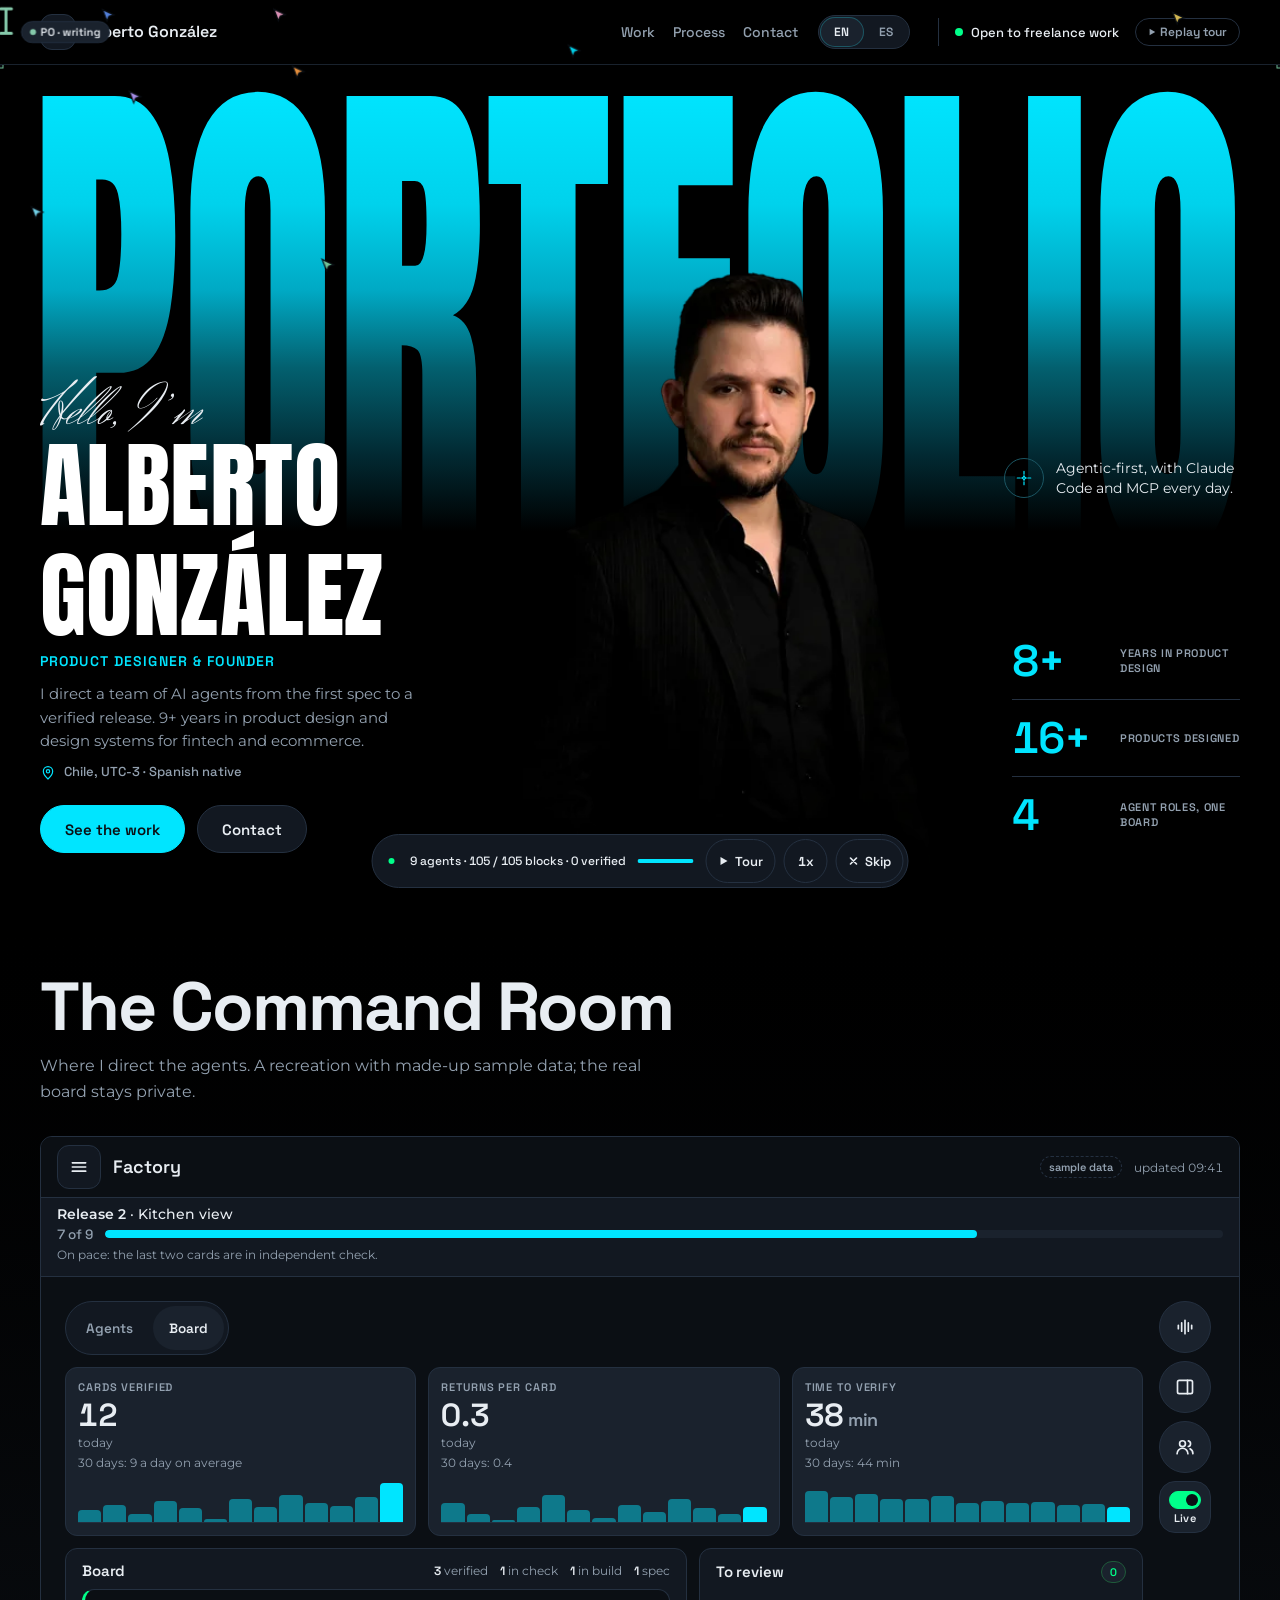
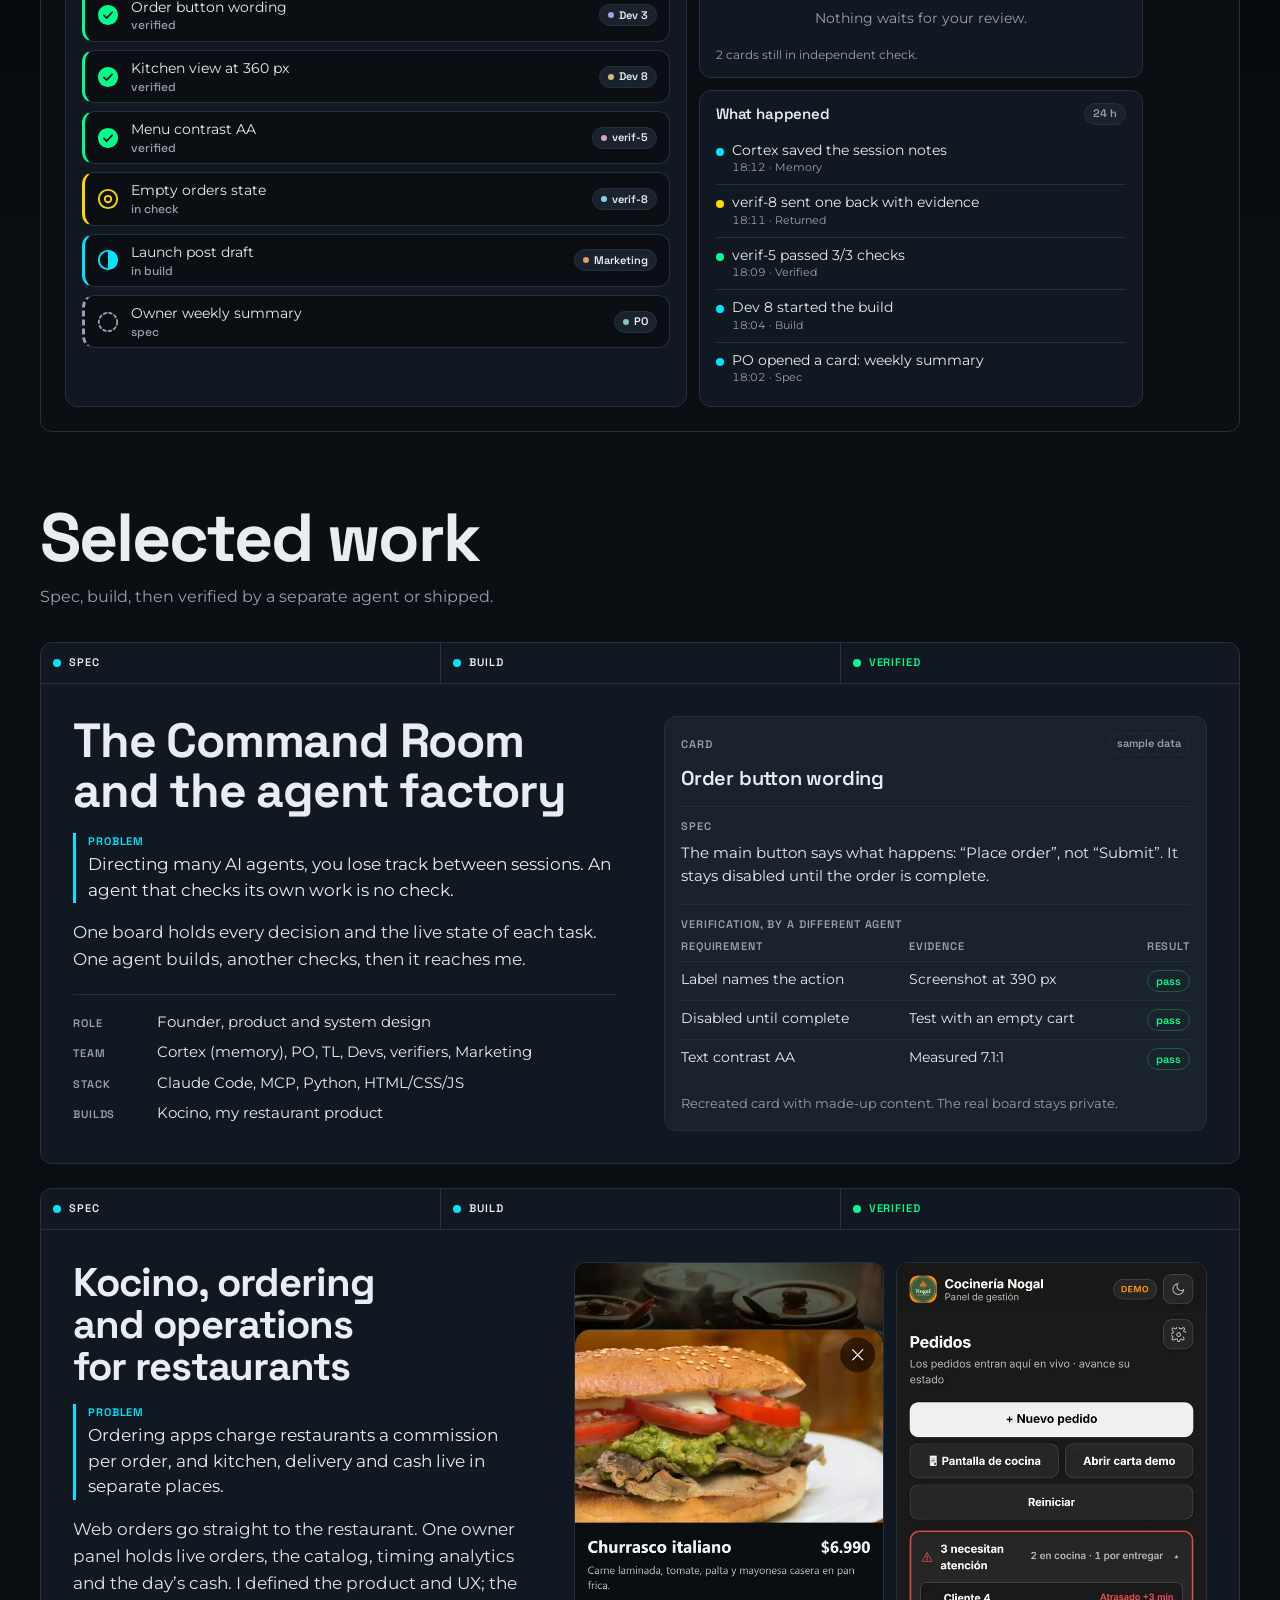
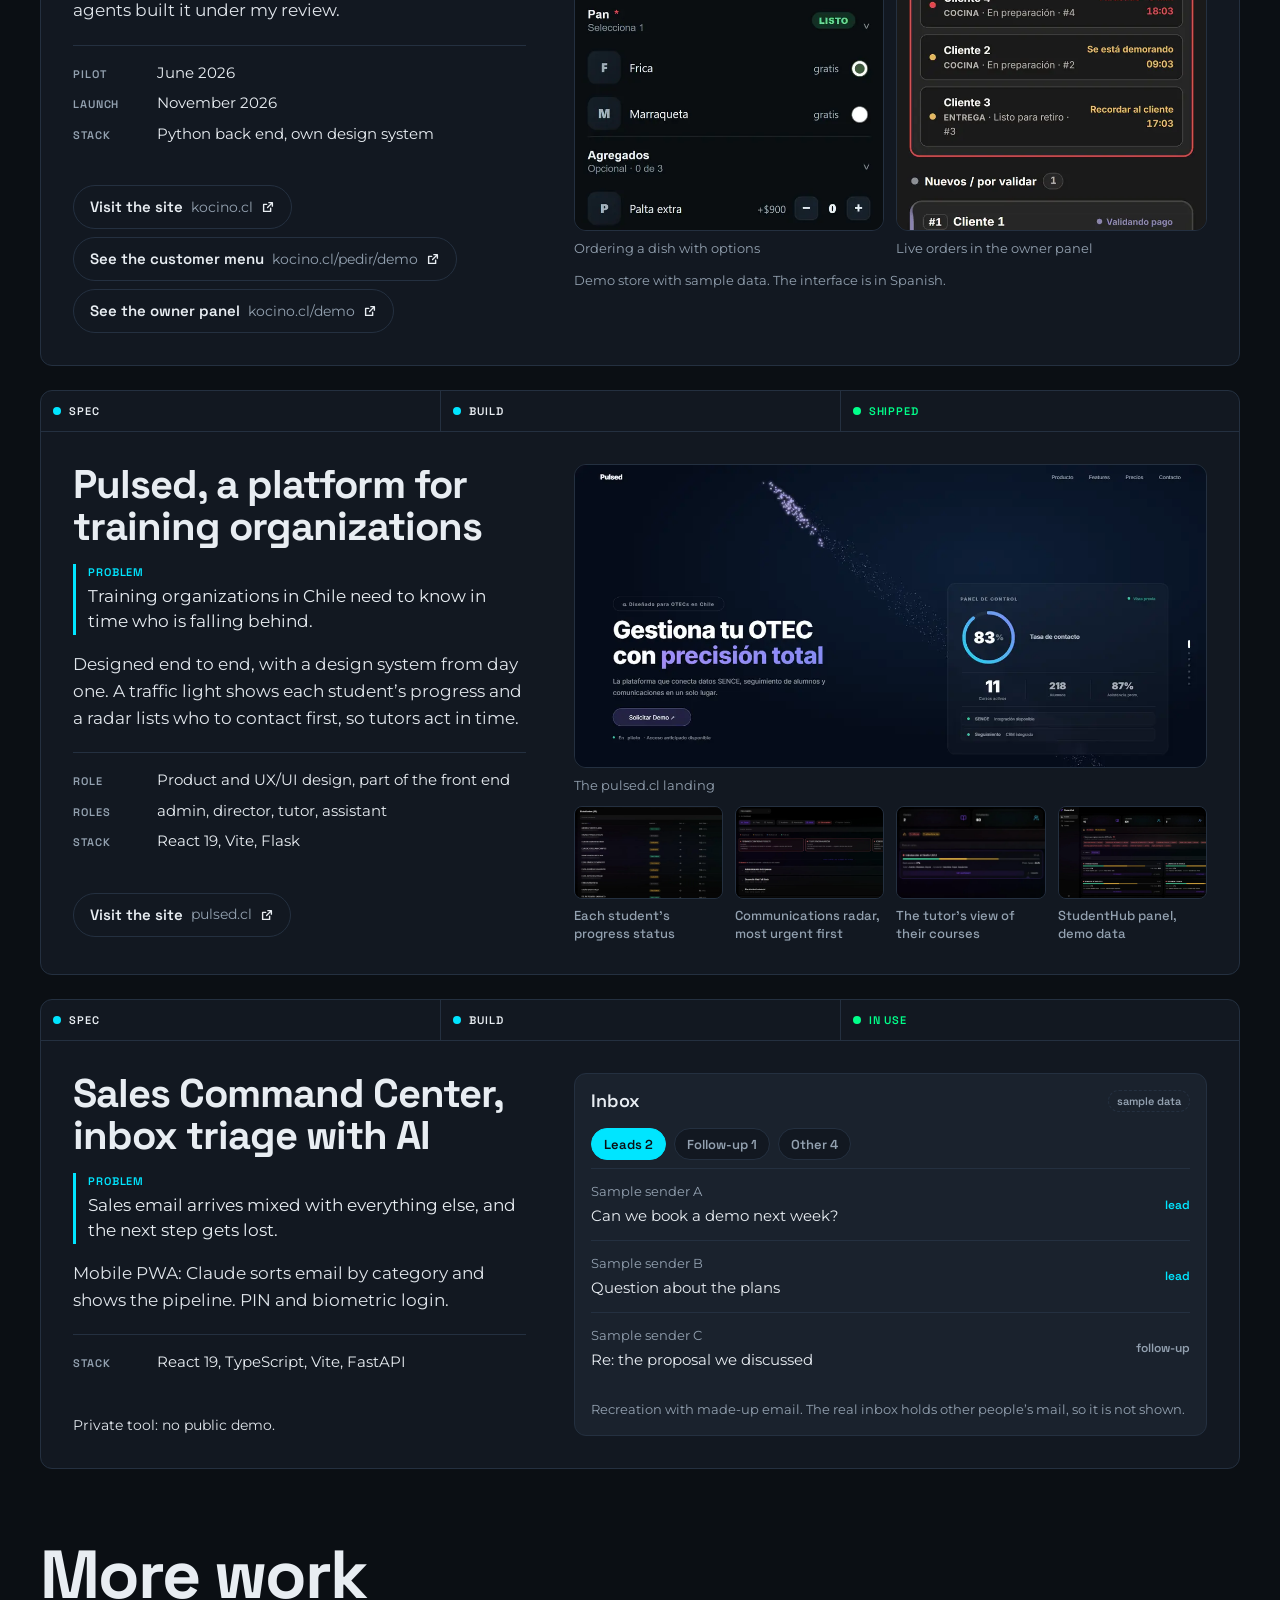
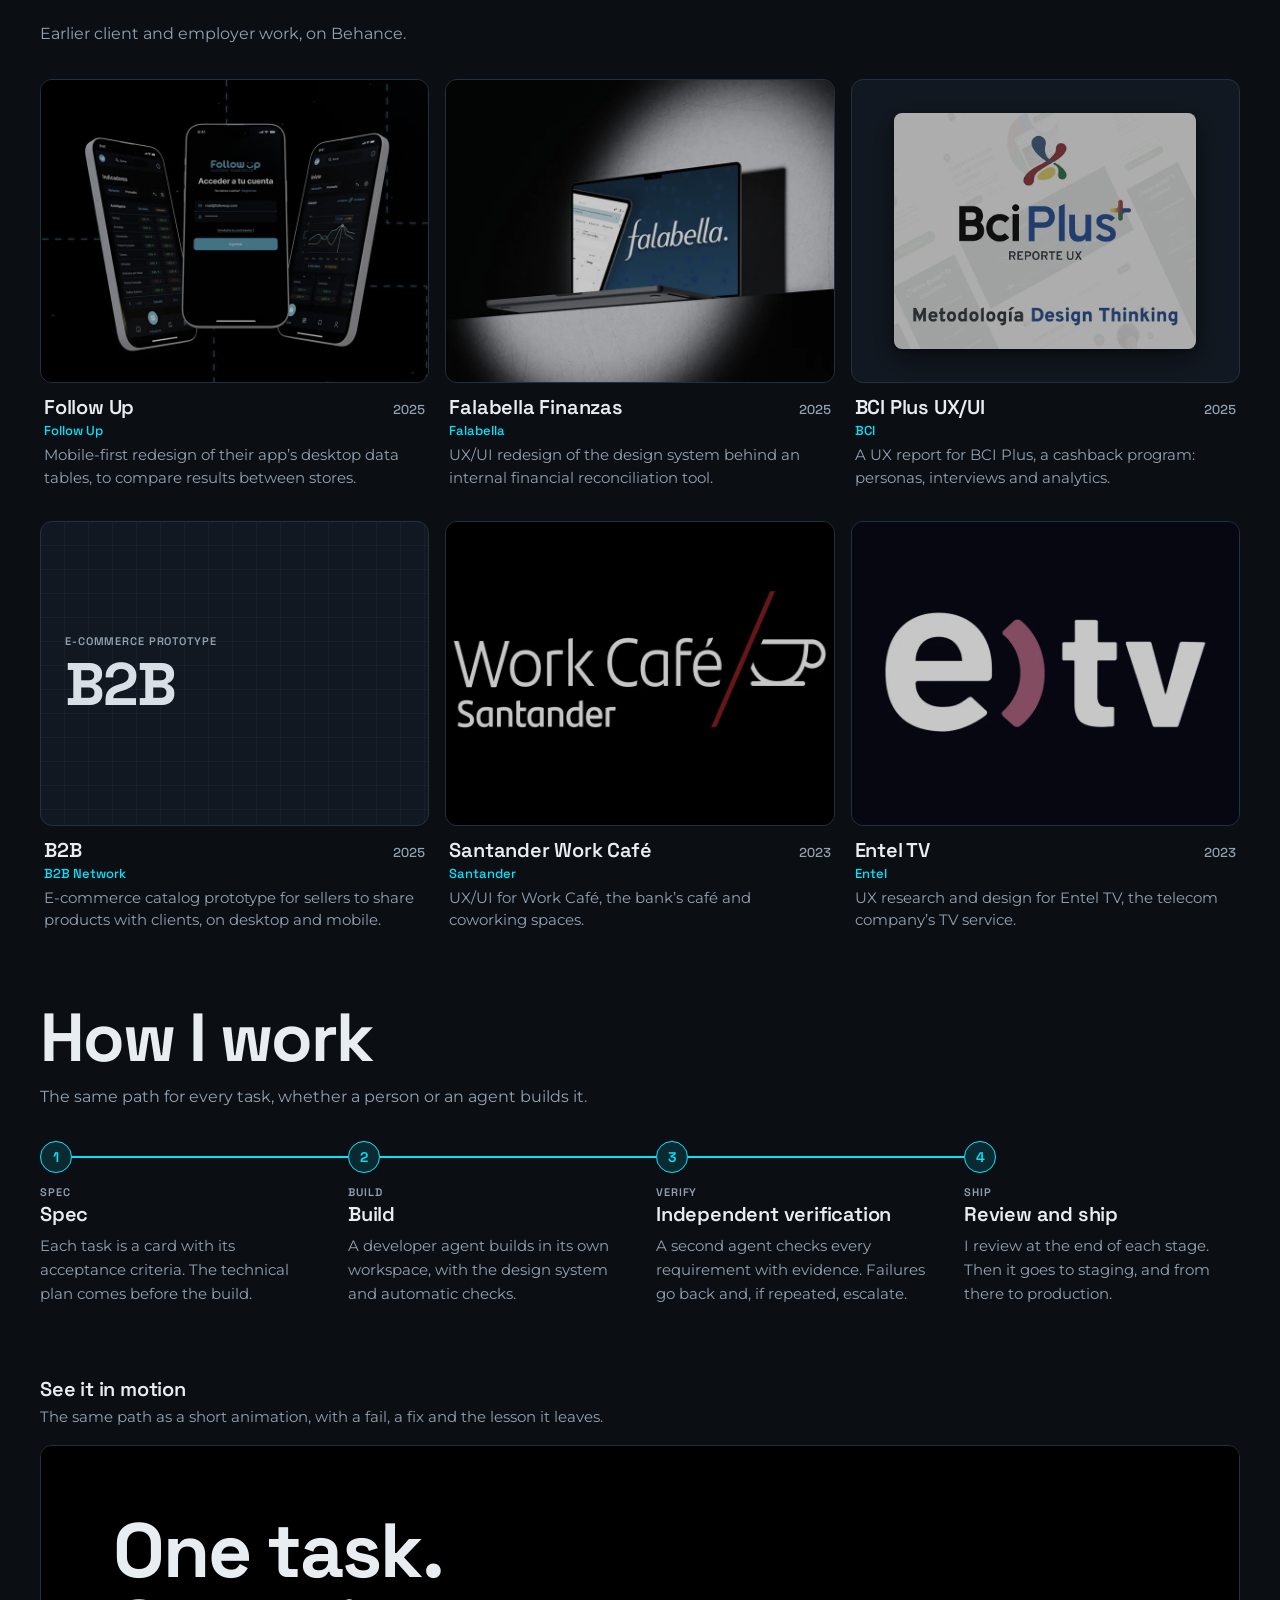
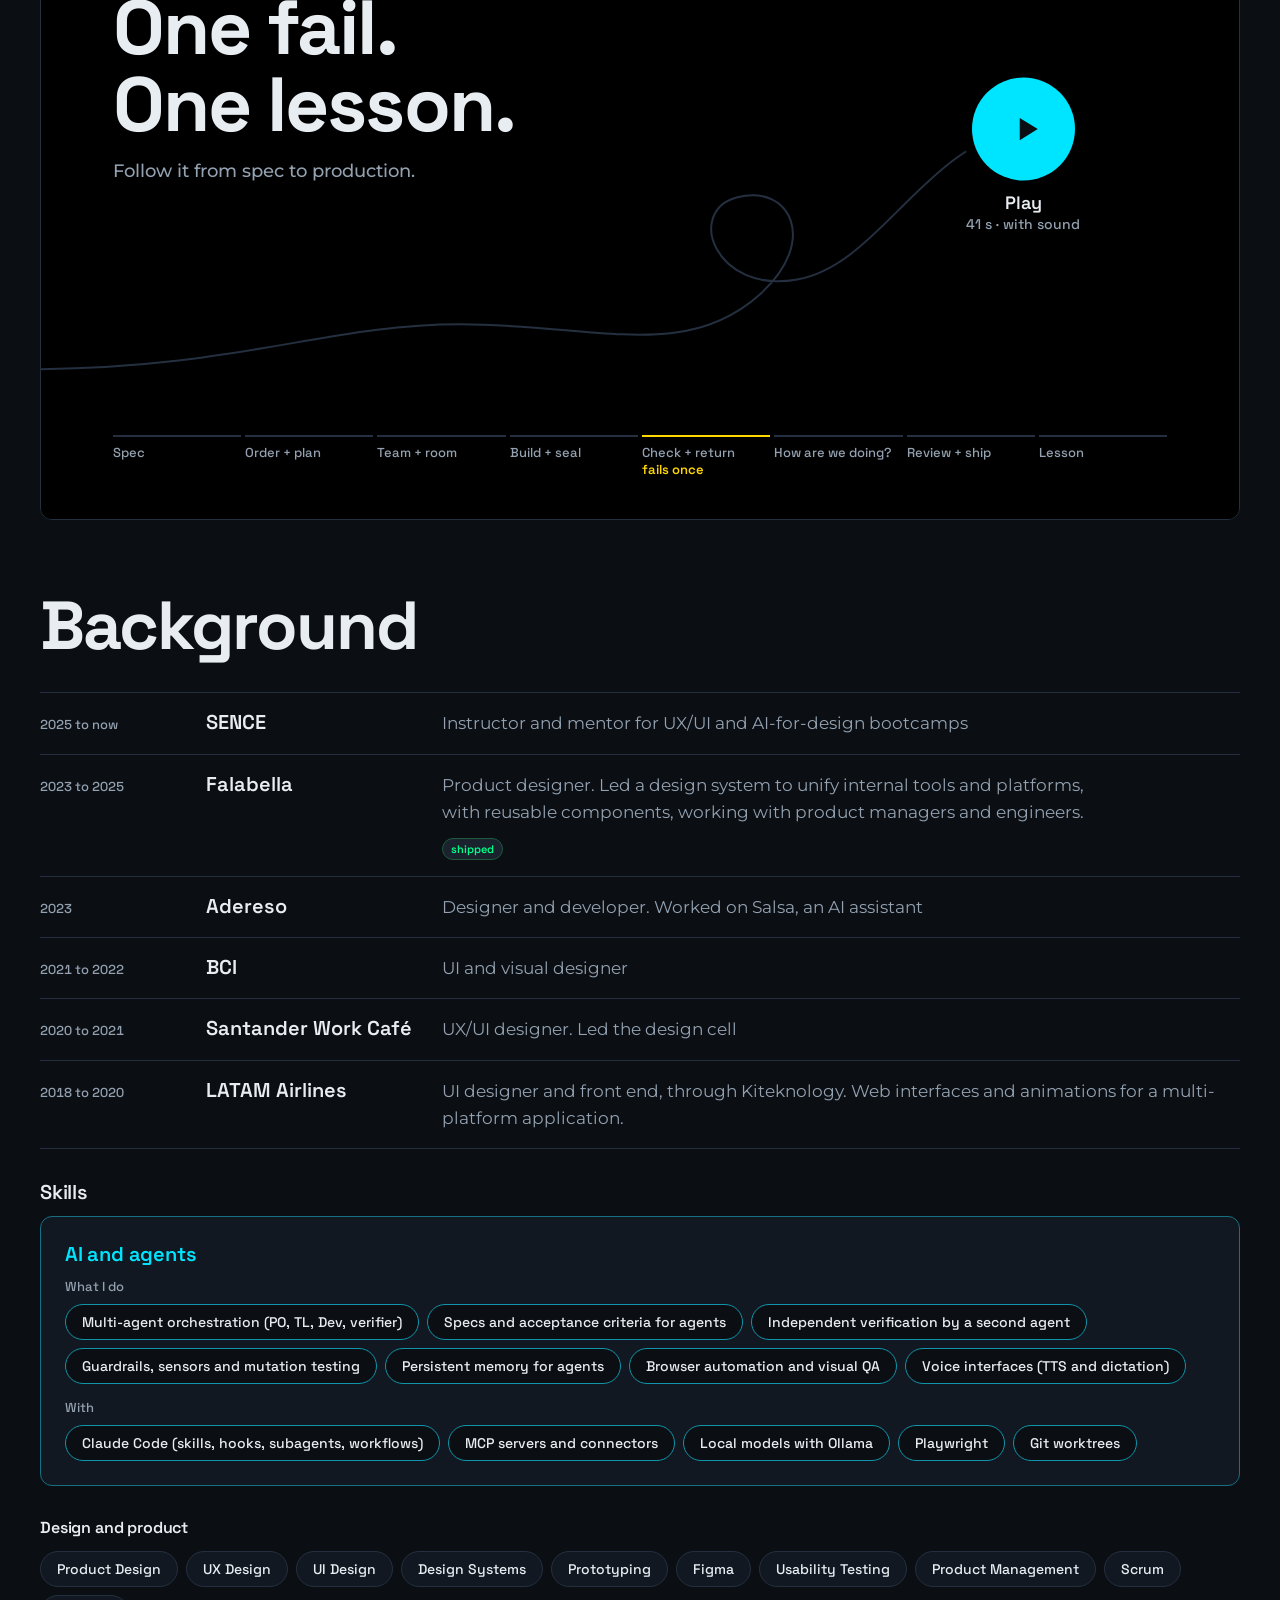
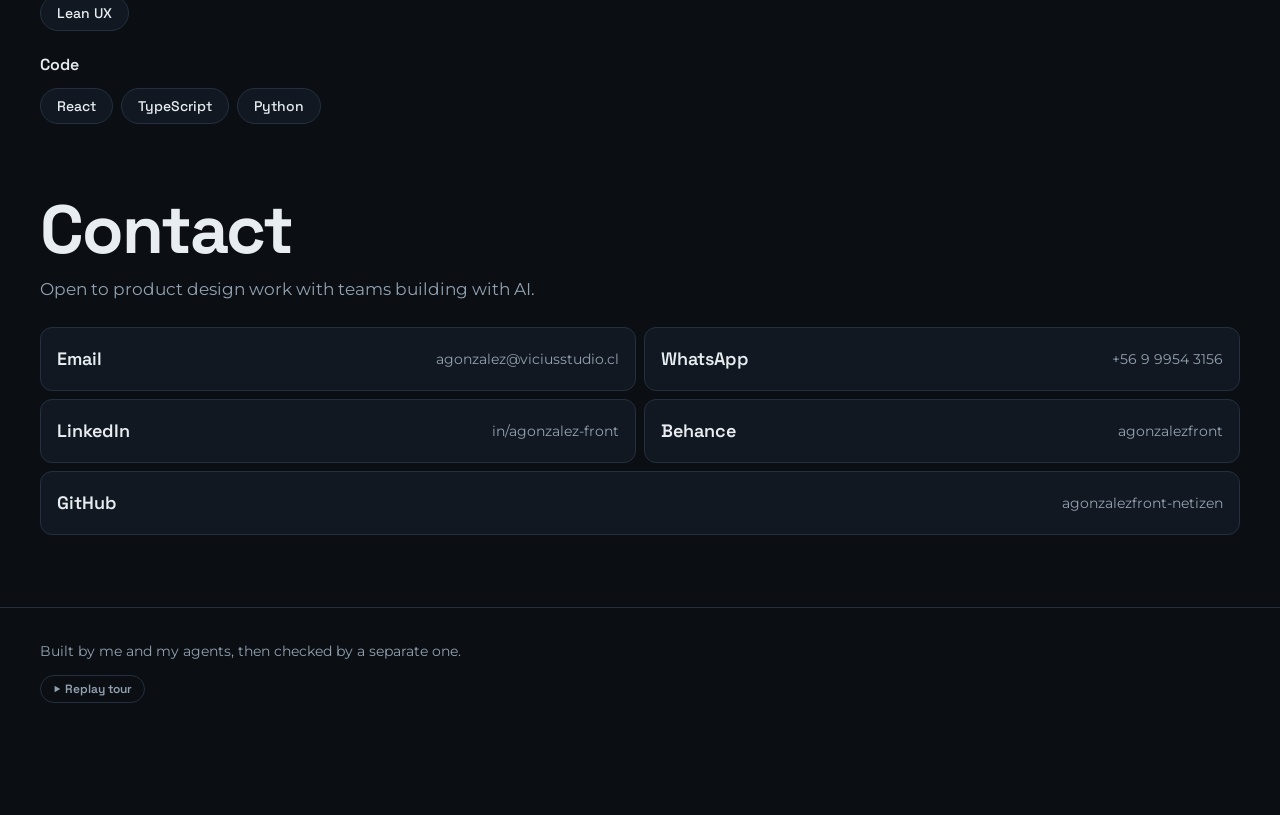
<file: index.html>
<!doctype html>
<html lang="en">
<head>
<meta charset="utf-8">
<meta name="viewport" content="width=device-width, initial-scale=1, viewport-fit=cover">
<title>Alberto González, product designer</title>
<meta name="description" content="Product designer and founder. I direct a team of AI agents from the first spec to a verified release.">
<meta name="theme-color" content="#000000">
<link rel="icon" href="img/favicon.svg" type="image/svg+xml">
<link rel="icon" href="img/favicon-32.png" type="image/png" sizes="32x32">
<link rel="apple-touch-icon" href="img/apple-touch-icon.png">
<!-- Para compartir (en inglés, el idioma por defecto; i18n.js los traduce en pantalla por su texto, los robots leen el HTML) -->
<meta property="og:type" content="website">
<meta property="og:url" content="https://agonzalez.viciusstudio.cl/">
<meta property="og:title" content="Alberto González, product designer">
<meta property="og:description" content="Product designer and founder. I direct a team of AI agents from the first spec to a verified release.">
<meta property="og:image" content="https://agonzalez.viciusstudio.cl/img/og.png">
<meta property="og:image:width" content="1200">
<meta property="og:image:height" content="630">
<meta property="og:image:alt" content="Portrait of Alberto González">
<meta property="og:locale" content="en_US">
<meta property="og:locale:alternate" content="es_LA">
<meta name="twitter:card" content="summary_large_image">
<!-- Idiomas: el mismo HTML sirve los dos (i18n.js); /es/ es la dirección corta en español y lleva a ?lang=es -->
<link rel="alternate" hreflang="en" href="https://agonzalez.viciusstudio.cl/">
<link rel="alternate" hreflang="es" href="https://agonzalez.viciusstudio.cl/?lang=es">
<link rel="alternate" hreflang="x-default" href="https://agonzalez.viciusstudio.cl/">
<!-- Idioma (EN / ES): decide antes de pintar; el diccionario va en el mismo archivo (sin fetch: sirve por file://) -->
<script src="i18n.js?v=b4e4f338"></script>
<script>
/* Decide antes de pintar si corre el enjambre: solo con JS y sin reduced-motion; corre en cada carga.
   Sin ancla, la etapa de inicio (pantalla negra) empieza ya desde el primer cuadro.
   Red de seguridad: si el script principal no llega (no marca sw-js), el contenido aparece igual a los 9 s.
   La etapa ya no entra sola: espera a que el visitante elija Tour o bajar por su cuenta (ver INICIO en swarm.js). */
(function(){var d=document.documentElement;d.classList.add('js');
/* Cargar o recargar sin ancla reinicia la experiencia: el navegador no restaura el scroll y la página empieza arriba.
   Con ancla, con atrás/adelante desde la caché (pageshow persisted, lo maneja swarm.js) o con reduced-motion, sigue como antes. */
try{if(location.hash.length<2){if('scrollRestoration' in history)history.scrollRestoration='manual';window.scrollTo(0,0);}}catch(e){}
try{var rm=window.matchMedia&&matchMedia('(prefers-reduced-motion: reduce)').matches;
if(!rm){d.classList.add('swarm');if(location.hash.length<2)d.classList.add('sw-stage');
setTimeout(function(){if(!d.classList.contains('sw-js'))d.classList.remove('swarm','sw-stage')},9000);}}catch(e){}
/* Suave solo al hacer clic en un enlace interno: la llegada por ancla en la carga salta directo */
var t=0;document.addEventListener('click',function(e){var a=e.target&&e.target.closest&&e.target.closest('a[href^="#"]');
if(!a)return;d.classList.add('smooth-nav');clearTimeout(t);t=setTimeout(function(){d.classList.remove('smooth-nav')},1500);});})();
</script>
<link rel="preconnect" href="https://fonts.googleapis.com">
<link rel="preconnect" href="https://fonts.gstatic.com" crossorigin>
<link rel="stylesheet" href="https://fonts.googleapis.com/css2?family=Anton&family=Montserrat:ital,wght@0,400;0,500;0,600;1,400&family=Herr+Von+Muellerhoff&family=Space+Grotesk:wght@500;600;700&display=swap">
<link rel="preload" as="image" href="img/alberto.webp" media="(min-width:768px)" fetchpriority="high">
<link rel="preload" as="image" href="img/alberto-700.webp" media="(max-width:767px)" fetchpriority="high">
<link rel="stylesheet" href="styles.css?v=724fc91f">
<script src="motion.js?v=2275d51b" defer></script>
<script src="swarm.js?v=e37504c4" defer></script>
</head>
<body>
<a class="skip-link" href="#main">Skip to content</a>
<button class="swarm-skip" type="button" aria-label="Skip the intro animation">Skip</button>

<header class="top" data-build data-by="PO">
  <div class="top__in">
    <a class="top__name" href="#top"><span class="top__mark" aria-hidden="true">AG</span>Alberto González</a>
    <nav class="top__nav" aria-label="Sections">
      <a href="#cases">Work</a>
      <a href="#how">Process</a>
      <a href="#contact">Contact</a>
    </nav>
    <span class="lang-sw" role="group" aria-label="Language" data-i18n-aria-label="lang.group">
      <button class="lang-sw__b" type="button" lang="en" data-lang-set="en" aria-label="English" aria-pressed="true" data-i18n-skip>EN</button>
      <button class="lang-sw__b" type="button" lang="es" data-lang-set="es" aria-label="Español" aria-pressed="false" data-i18n-skip>ES</button>
    </span>
    <p class="top__status"><span class="dot dot--ok" aria-hidden="true"></span>Open to freelance work<button class="tour-replay top__replay" type="button" data-tour-replay hidden><svg viewBox="0 0 10 10" aria-hidden="true"><path d="M2 1l7 4-7 4z"/></svg>Replay tour</button></p>
  </div>
</header>

<main id="main">
<!-- Hero: la palabra gigante va detrás del retrato (decorativa). data-order: orden en que la intro revela cada pieza;
     data-drawer: quién dibuja el marco cuando no es el TL. -->
<section class="hero" id="top" aria-labelledby="hero-title">
  <div class="hero__in">
    <div class="hero__stage">
      <p class="hero__word" aria-hidden="true" data-rise data-build data-by="Dev 3" data-order="1">PORTFOLIO</p>
      <figure class="hero__portrait" data-build data-by="Dev 8" data-verify="verif-5" data-order="2">
        <picture>
          <source media="(max-width:767px)" srcset="img/alberto-700.webp" width="431" height="700">
          <img src="img/alberto.webp" width="861" height="1400" alt="Portrait of Alberto González" fetchpriority="high">
        </picture>
      </figure>
    </div>

    <div class="hero__intro" data-build data-by="Dev 3" data-order="3">
      <p class="hero__hello">Hello, I’m</p>
      <h1 id="hero-title" class="hero__title"><span>Alberto</span> <span>González</span></h1>
      <p class="hero__role">Product designer &amp; founder</p>
      <p class="hero__sub">I direct a team of AI agents from the first spec to a verified release. 9+ years in product design and design systems for fintech and ecommerce.</p>
      <p class="hero__loc"><svg viewBox="0 0 24 24" aria-hidden="true"><path d="M12 21s-7-6.2-7-11.5a7 7 0 0 1 14 0C19 14.8 12 21 12 21z"/><circle cx="12" cy="9.5" r="2.5"/></svg>Chile, UTC-3 · Spanish native</p>
      <div class="hero__act">
        <a class="btn btn--primary" href="#cases">See the work</a>
        <a class="btn btn--ghost" href="#contact">Contact</a>
      </div>
    </div>

    <ul class="hero__stats" aria-label="In numbers" data-build data-by="Dev 3" data-drawer="Dev 3" data-order="4">
      <li><b>9+</b><span>Years in product design</span></li>
      <li><b>20+</b><span>Products designed</span></li>
      <li><b>6</b><span>Agent roles, one board</span></li>
    </ul>

    <p class="hero__note" data-build data-by="Dev 8" data-drawer="Dev 8" data-order="5"><span class="hero__note-ico" aria-hidden="true"><svg viewBox="0 0 24 24"><path d="M12 3v4M12 17v4M3 12h4M17 12h4M12 9l1 2 2 1-2 1-1 2-1-2-2-1 2-1z"/></svg></span><span>Agentic-first, with Claude Code and MCP every day.</span></p>
  </div>
</section>

<div class="rest">
<section class="room-sec" id="room" aria-labelledby="room-title">
  <div class="sec-head" data-build data-by="PO">
    <h2 id="room-title">The Command Room</h2>
    <p class="sec-head__note">Where I direct the agents. A recreation with made-up sample data; the real board stays private.</p>
  </div>

  <figure class="app" aria-labelledby="room-cap">
    <div class="app__top" data-build data-by="Dev 3">
      <span class="ico-btn" aria-hidden="true"><svg viewBox="0 0 24 24"><path d="M4 7h16M4 12h16M4 17h16"/></svg></span>
      <span class="app__title">Factory</span>
      <span class="chip chip--sample">sample data</span>
      <span class="app__time">updated 09:41</span>
    </div>
    <div class="app__strip" data-build data-by="Dev 8">
      <div class="strip"><span class="strip__t"><b>Release 2</b> · Kitchen view</span><span class="strip__n">7 of 9</span><span class="bar"><i style="width:78%"></i></span></div>
      <p class="app__eta">On pace: the last two cards are in independent check.</p>
    </div>

    <div class="app__body">
      <div class="app__main">
        <div class="app__mode" data-build data-by="Dev 3">
          <div class="mode" role="group" aria-label="Board view">
            <button type="button" class="mode__b" aria-pressed="false" aria-controls="view-agents">Agents</button>
            <button type="button" class="mode__b" aria-pressed="true" aria-controls="view-board">Board</button>
          </div>
        </div>

        <ul class="kpis" aria-label="Today, sample data" data-build-items data-by="Dev 3,Dev 8,Dev 3">
          <li class="kpi">
            <span class="eyebrow">Cards verified</span>
            <b class="kpi__v">12</b>
            <span class="kpi__u">today</span>
            <span class="kpi__p">30 days: 9 a day on average</span>
            <span class="spark" aria-hidden="true"><i style="height:30%"></i><i style="height:45%"></i><i style="height:20%"></i><i style="height:55%"></i><i style="height:35%"></i><i style="height:8%"></i><i style="height:60%"></i><i style="height:40%"></i><i style="height:70%"></i><i style="height:50%"></i><i style="height:42%"></i><i style="height:64%"></i><i class="is-today" style="height:100%"></i></span>
          </li>
          <li class="kpi">
            <span class="eyebrow">Returns per card</span>
            <b class="kpi__v">0.3</b>
            <span class="kpi__u">today</span>
            <span class="kpi__p">30 days: 0.4</span>
            <span class="spark" aria-hidden="true"><i style="height:50%"></i><i style="height:20%"></i><i style="height:0%"></i><i style="height:40%"></i><i style="height:70%"></i><i style="height:30%"></i><i style="height:10%"></i><i style="height:45%"></i><i style="height:25%"></i><i style="height:60%"></i><i style="height:35%"></i><i style="height:20%"></i><i class="is-today" style="height:38%"></i></span>
          </li>
          <li class="kpi">
            <span class="eyebrow">Time to verify</span>
            <b class="kpi__v">38<small>min</small></b>
            <span class="kpi__u">today</span>
            <span class="kpi__p">30 days: 44 min</span>
            <span class="spark" aria-hidden="true"><i style="height:80%"></i><i style="height:65%"></i><i style="height:72%"></i><i style="height:58%"></i><i style="height:60%"></i><i style="height:66%"></i><i style="height:50%"></i><i style="height:55%"></i><i style="height:48%"></i><i style="height:52%"></i><i style="height:44%"></i><i style="height:46%"></i><i class="is-today" style="height:40%"></i></span>
          </li>
        </ul>

        <div class="app__grid">
          <section class="pane board" aria-labelledby="board-title" data-build data-by="Dev 8" data-verify="verif-5">
            <div class="pane__h">
              <h3 id="board-title">Board</h3>
              <ul class="board__count" aria-label="Board summary">
                <li><b>3</b> <span data-i18n="board.n.verified">verified</span></li><li><b>1</b> <span data-i18n="board.n.check">in check</span></li><li><b>1</b> <span data-i18n="board.n.build">in build</span></li><li><b>1</b> <span data-i18n="board.n.spec">spec</span></li>
              </ul>
            </div>
            <ol class="board__list" id="view-board">
              <li class="row" data-state="verified">
                <span class="st" aria-hidden="true"><svg viewBox="0 0 24 24"><circle cx="12" cy="12" r="10"/><path d="M7.5 12.5l3 3 6-6.5"/></svg></span>
                <span class="row__t">Order button wording</span>
                <span class="row__s" data-i18n="board.row.verified">verified</span><span class="who" style="--a:var(--ag-dev3)">Dev 3</span>
              </li>
              <li class="row" data-state="verified">
                <span class="st" aria-hidden="true"><svg viewBox="0 0 24 24"><circle cx="12" cy="12" r="10"/><path d="M7.5 12.5l3 3 6-6.5"/></svg></span>
                <span class="row__t">Kitchen view at 360&nbsp;px</span>
                <span class="row__s" data-i18n="board.row.verified">verified</span><span class="who" style="--a:var(--ag-dev8)">Dev 8</span>
              </li>
              <li class="row" data-state="verified">
                <span class="st" aria-hidden="true"><svg viewBox="0 0 24 24"><circle cx="12" cy="12" r="10"/><path d="M7.5 12.5l3 3 6-6.5"/></svg></span>
                <span class="row__t">Menu contrast AA</span>
                <span class="row__s" data-i18n="board.row.verified">verified</span><span class="who" style="--a:var(--ag-verif5)">verif-5</span>
              </li>
              <li class="row" data-state="check">
                <span class="st" aria-hidden="true"><svg viewBox="0 0 24 24"><circle cx="12" cy="12" r="10"/><circle cx="12" cy="12" r="3.5"/></svg></span>
                <span class="row__t">Empty orders state</span>
                <span class="row__s" data-i18n="board.row.check">in check</span><span class="who" style="--a:var(--ag-verif8)">verif-8</span>
              </li>
              <li class="row" data-state="build">
                <span class="st" aria-hidden="true"><svg viewBox="0 0 24 24"><circle cx="12" cy="12" r="10"/><path d="M12 2a10 10 0 0 1 0 20z"/></svg></span>
                <span class="row__t">Launch post draft</span>
                <span class="row__s" data-i18n="board.row.build">in build</span><span class="who" style="--a:var(--ag-mkt)">Marketing</span>
              </li>
              <li class="row" data-state="spec">
                <span class="st" aria-hidden="true"><svg viewBox="0 0 24 24"><circle cx="12" cy="12" r="10" stroke-dasharray="3 3"/></svg></span>
                <span class="row__t">Owner weekly summary</span>
                <span class="row__s" data-i18n="board.row.spec">spec</span><span class="who" style="--a:var(--ag-po)">PO</span>
              </li>
            </ol>
            <ul class="agents" id="view-agents" hidden>
              <li><span class="dot dot--ok"></span><span class="agents__n">Cortex</span><span class="agents__r">memory and coordination</span><span class="chip chip--run">working</span></li>
              <li><span class="dot dot--ok"></span><span class="agents__n">PO</span><span class="agents__r">orders the board</span><span class="chip chip--ok">free</span></li>
              <li><span class="dot dot--ok"></span><span class="agents__n">TL</span><span class="agents__r">technical plan</span><span class="chip chip--run">working</span></li>
              <li><span class="dot dot--ok"></span><span class="agents__n">Dev 3, Dev 8</span><span class="agents__r">build in their own workspace</span><span class="chip chip--run">working</span></li>
              <li><span class="dot dot--ok"></span><span class="agents__n">verif-5, verif-8</span><span class="agents__r">independent checks</span><span class="chip chip--warn">waiting</span></li>
              <li><span class="dot dot--off"></span><span class="agents__n">Marketing</span><span class="agents__r">writes</span><span class="chip">asleep</span></li>
            </ul>
          </section>

          <div class="app__side">
            <section class="pane review" aria-labelledby="review-title" data-build data-by="PO">
              <div class="pane__h"><h3 id="review-title">To review</h3><span class="chip chip--ok" aria-label="0 items">0</span></div>
              <p class="review__empty">Nothing waits for your review.</p>
              <p class="review__foot">2 cards still in independent check.</p>
            </section>
            <section class="pane happened" aria-labelledby="happened-title" data-build data-by="Cortex">
              <div class="pane__h"><h3 id="happened-title">What happened</h3><span class="chip">24 h</span></div>
              <ol class="events">
                <li><span class="dot"></span><span class="events__t">Cortex saved the session notes<small><time>18:12</time> · Memory</small></span></li>
                <li><span class="dot dot--warn"></span><span class="events__t">verif-8 sent one back with evidence<small><time>18:11</time> · Returned</small></span></li>
                <li><span class="dot dot--ok"></span><span class="events__t">verif-5 passed 3/3 checks<small><time>18:09</time> · Verified</small></span></li>
                <li><span class="dot"></span><span class="events__t">Dev 8 started the build<small><time>18:04</time> · Build</small></span></li>
                <li><span class="dot"></span><span class="events__t">PO opened a card: weekly summary<small><time>18:02</time> · Spec</small></span></li>
              </ol>
            </section>
          </div>
        </div>
      </div>

      <div class="app__rail" data-build data-by="Dev 3" aria-hidden="true">
        <span class="rb"><svg viewBox="0 0 24 24"><path d="M4 10v4M8 7v10M12 4v16M16 7v10M20 10v4"/></svg></span>
        <span class="rb"><svg viewBox="0 0 24 24"><rect x="3" y="4" width="18" height="16" rx="2"/><path d="M15 4v16"/></svg></span>
        <span class="rb"><svg viewBox="0 0 24 24"><circle cx="9" cy="8" r="3.5"/><path d="M2.5 20a6.5 6.5 0 0 1 13 0M16 4.6a3.5 3.5 0 0 1 0 6.8M18 14.2a6.5 6.5 0 0 1 3.5 5.8"/></svg></span>
        <span class="rb rb--live"><span class="switch is-on"><i></i></span>Live</span>
      </div>
    </div>
    <figcaption id="room-cap" class="sr-only">A recreation of my Command Room with made-up sample data: release progress, today’s numbers, the board with each task, its state and the agent working on it, what is waiting for my review and what happened recently.</figcaption>
  </figure>
</section>

<section class="cases" id="cases" aria-labelledby="cases-title">
  <div class="sec-head" data-build data-by="PO">
    <h2 id="cases-title">Selected work</h2>
    <p class="sec-head__note">Spec, build, then verified by a separate agent or shipped.</p>
  </div>

  <!-- Caso principal -->
  <article class="card card--main" aria-labelledby="c1">
    <ol class="rail" aria-label="Card states">
      <li data-i18n="rail.spec">Spec</li><li data-i18n="rail.build">Build</li><li data-i18n="rail.verified">Verified</li>
    </ol>
    <div class="card__body">
      <div class="card__text" data-build-items data-by="PO">
        <h3 id="c1">The Command Room and the agent factory</h3>
        <p class="problem"><span class="k">Problem</span>Directing many AI agents, you lose track between sessions. An agent that checks its own work is no check.</p>
        <p>One board holds every decision and the live state of each task. One agent builds, another checks, then it reaches me.</p>
        <dl class="meta">
          <div><dt>role</dt><dd>Founder, product and system design</dd></div>
          <div><dt>team</dt><dd>Cortex (memory), PO, TL, Devs, verifiers, Marketing</dd></div>
          <div><dt>stack</dt><dd>Claude Code, MCP, Python, HTML/CSS/JS</dd></div>
          <div><dt>builds</dt><dd>Kocino, my restaurant product</dd></div>
        </dl>
      </div>
      <figure class="ticket" aria-labelledby="ticket-cap" data-build data-by="Dev 3" data-verify="verif-5">
        <div class="ticket__head">
          <span class="eyebrow">card</span>
          <span class="chip chip--sample">sample data</span>
        </div>
        <h4 class="ticket__title">Order button wording</h4>
        <div class="ticket__block">
          <p class="eyebrow ticket__k">spec</p>
          <p>The main button says what happens: “Place order”, not “Submit”. It stays disabled until the order is complete.</p>
        </div>
        <div class="ticket__block">
          <p class="eyebrow ticket__k">verification, by a different agent</p>
          <table class="matrix">
            <thead><tr><th scope="col">Requirement</th><th scope="col">Evidence</th><th scope="col">Result</th></tr></thead>
            <tbody>
              <tr><td>Label names the action</td><td>Screenshot at 390&nbsp;px</td><td><span class="chip chip--ok">pass</span></td></tr>
              <tr><td>Disabled until complete</td><td>Test with an empty cart</td><td><span class="chip chip--ok">pass</span></td></tr>
              <tr><td>Text contrast AA</td><td>Measured 7.1:1</td><td><span class="chip chip--ok">pass</span></td></tr>
            </tbody>
          </table>
        </div>
        <figcaption id="ticket-cap" class="ticket__cap">Recreated card with made-up content. The real board stays private.</figcaption>
      </figure>
    </div>
  </article>

  <article class="card" aria-labelledby="c2">
    <ol class="rail" aria-label="Card states"><li data-i18n="rail.spec">Spec</li><li data-i18n="rail.build">Build</li><li data-i18n="rail.verified">Verified</li></ol>
    <div class="card__body">
      <div class="card__text" data-build-items data-by="PO">
        <h3 id="c2">Kocino, ordering and operations for restaurants</h3>
        <p class="problem"><span class="k">Problem</span>Ordering apps charge restaurants a commission per order, and kitchen, delivery and cash live in separate places.</p>
        <p>Web orders go straight to the restaurant. One owner panel holds live orders, the catalog, timing analytics and the day’s cash. I defined the product and UX; the agents built it under my review.</p>
        <dl class="meta">
          <div><dt>pilot</dt><dd>June 2026</dd></div>
          <div><dt>launch</dt><dd>November 2026</dd></div>
          <div><dt>stack</dt><dd>Python back end, own design system</dd></div>
        </dl>
        <p class="case-act"><a class="btn btn--ghost case-act__b" href="https://kocino.cl/" target="_blank" rel="noopener"><span>Visit the site</span><span class="case-act__url">kocino.cl</span><svg class="case-act__ico" viewBox="0 0 16 16" aria-hidden="true" focusable="false"><path d="M9 3h4v4M13 3L7.5 8.5M11 9.5V13H3V5h3.5"/></svg><span class="sr-only"> (opens in a new tab)</span></a><a class="btn btn--ghost case-act__b" href="https://kocino.cl/pedir/demo" target="_blank" rel="noopener"><span>See the customer menu</span><span class="case-act__url">kocino.cl/pedir/demo</span><svg class="case-act__ico" viewBox="0 0 16 16" aria-hidden="true" focusable="false"><path d="M9 3h4v4M13 3L7.5 8.5M11 9.5V13H3V5h3.5"/></svg><span class="sr-only"> (opens in a new tab)</span></a><a class="btn btn--ghost case-act__b" href="https://kocino.cl/demo" target="_blank" rel="noopener"><span>See the owner panel</span><span class="case-act__url">kocino.cl/demo</span><svg class="case-act__ico" viewBox="0 0 16 16" aria-hidden="true" focusable="false"><path d="M9 3h4v4M13 3L7.5 8.5M11 9.5V13H3V5h3.5"/></svg><span class="sr-only"> (opens in a new tab)</span></a></p>
      </div>
      <div class="shots shots--pair" data-build data-by="Dev 8" data-verify="verif-8">
        <figure class="phone">
          <img src="img/kocino-order-options.webp" width="600" height="1298" loading="lazy" alt="Kocino menu: a sandwich with a required bread choice marked done, optional extras with counters and an Add button with the price.">
          <figcaption>Ordering a dish with options</figcaption>
        </figure>
        <figure class="phone">
          <img src="img/kocino-live-orders.webp" width="600" height="1298" loading="lazy" alt="Kocino owner panel: live orders, three flagged as needing attention, with kitchen and pickup states and times.">
          <figcaption>Live orders in the owner panel</figcaption>
        </figure>
        <p class="shots__note">Demo store with sample data. The interface is in Spanish.</p>
      </div>
    </div>
  </article>

  <article class="card" aria-labelledby="c3">
    <ol class="rail" aria-label="Card states"><li data-i18n="rail.spec">Spec</li><li data-i18n="rail.build">Build</li><li data-i18n="rail.shipped">Shipped</li></ol>
    <div class="card__body">
      <div class="card__text" data-build-items data-by="PO">
        <h3 id="c3">Pulsed, a platform for training organizations</h3>
        <p class="problem"><span class="k">Problem</span>Training organizations in Chile need to know in time who is falling behind.</p>
        <p>Designed end to end, with a design system from day one. A traffic light shows each student’s progress and a radar lists who to contact first, so tutors act in time.</p>
        <dl class="meta">
          <div><dt>role</dt><dd>Product and UX/UI design, part of the front end</dd></div>
          <div><dt>roles</dt><dd>admin, director, tutor, assistant</dd></div>
          <div><dt>stack</dt><dd>React 19, Vite, Flask</dd></div>
        </dl>
        <p class="case-act"><a class="btn btn--ghost case-act__b" href="https://pulsed.cl" target="_blank" rel="noopener"><span>Visit the site</span><span class="case-act__url">pulsed.cl</span><svg class="case-act__ico" viewBox="0 0 16 16" aria-hidden="true" focusable="false"><path d="M9 3h4v4M13 3L7.5 8.5M11 9.5V13H3V5h3.5"/></svg><span class="sr-only"> (opens in a new tab)</span></a></p>
      </div>
      <div class="shots shots--platform" data-build data-by="Dev 3" data-verify="verif-5">
        <figure class="browser browser--wide">
          <img src="img/pulsed-landing.webp" width="1200" height="750" loading="lazy" alt="Pulsed landing page: a headline about managing a training organization with precision, next to a control panel preview.">
          <figcaption>The pulsed.cl landing</figcaption>
        </figure>
        <ul class="thumbs" role="list" aria-label="More Pulsed screens" tabindex="0">
          <li><figure>
            <img src="img/pulsed-platform-students.webp" width="900" height="562" loading="lazy" alt="Student list where each student carries a progress status: good progress, little progress, insufficient or no progress.">
            <figcaption>Each student’s progress status</figcaption>
          </figure></li>
          <li><figure>
            <img src="img/pulsed-platform-radar.webp" width="900" height="562" loading="lazy" alt="Communications radar: escalated students first, then courses ordered by how many students need contact.">
            <figcaption>Communications radar, most urgent first</figcaption>
          </figure></li>
          <li><figure>
            <img src="img/pulsed-platform-tutor.webp" width="700" height="437" loading="lazy" alt="Tutor view: only the tutor’s own courses, with alerts and each course’s progress bar.">
            <figcaption>The tutor’s view of their courses</figcaption>
          </figure></li>
          <li><figure>
            <img src="img/pulsed-platform-gestion.webp" width="1400" height="671" loading="lazy" alt="Pulsed platform, director’s management view: totals for courses, students and tutors, alerts, students that need the director’s attention, and a card per course with its progress bar.">
            <figcaption>StudentHub panel, demo data</figcaption>
          </figure></li>
        </ul>
      </div>
    </div>
  </article>

  <article class="card" aria-labelledby="c4">
    <ol class="rail" aria-label="Card states"><li data-i18n="rail.spec">Spec</li><li data-i18n="rail.build">Build</li><li data-i18n="rail.inuse">In use</li></ol>
    <div class="card__body">
      <div class="card__text" data-build-items data-by="PO">
        <h3 id="c4">Sales Command Center, inbox triage with AI</h3>
        <p class="problem"><span class="k">Problem</span>Sales email arrives mixed with everything else, and the next step gets lost.</p>
        <p>Mobile PWA: Claude sorts email by category and shows the pipeline. PIN and biometric login.</p>
        <dl class="meta">
          <div><dt>stack</dt><dd>React 19, TypeScript, Vite, FastAPI</dd></div>
        </dl>
        <p class="case-act case-act--none">Private tool: no public demo.</p>
      </div>
      <figure class="inbox" aria-labelledby="inbox-cap" data-build data-by="Dev 8" data-verify="verif-8">
        <div class="inbox__head"><span>Inbox</span><span class="chip chip--sample">sample data</span></div>
        <ul class="inbox__cats" aria-label="Categories">
          <li class="is-on">Leads 2</li><li>Follow-up 1</li><li>Other 4</li>
        </ul>
        <ul class="inbox__list">
          <li><span class="from">Sample sender A</span><span class="subj">Can we book a demo next week?</span><span class="cat">lead</span></li>
          <li><span class="from">Sample sender B</span><span class="subj">Question about the plans</span><span class="cat">lead</span></li>
          <li><span class="from">Sample sender C</span><span class="subj">Re: the proposal we discussed</span><span class="cat cat--f">follow-up</span></li>
        </ul>
        <figcaption id="inbox-cap" class="ticket__cap">Recreation with made-up email. The real inbox holds other people’s mail, so it is not shown.</figcaption>
      </figure>
    </div>
  </article>

</section>

<!-- Más trabajo: proyectos publicados en Behance. Portadas dentro de un marco uniforme; la de fondo blanco (BCI Plus)
     va como lámina apoyada sobre la superficie; B2B, cuya portada es solo texto, es una tarjeta tipográfica. -->
<section class="more" id="more" aria-labelledby="more-title">
  <div class="sec-head" data-build data-by="PO">
    <h2 id="more-title">More work</h2>
    <p class="sec-head__note">Earlier client and employer work, on Behance.</p>
  </div>
  <ul class="works" data-build-items data-by="Dev 3,Dev 8,Dev 3">
    <li><a class="work" href="https://www.behance.net/gallery/233340257/Follow-Up" target="_blank" rel="noopener">
      <span class="work__cover"><img src="img/behance/follow-up.webp" width="808" height="632" loading="lazy" alt="Follow Up cover: three phones in dark mode showing sign-in, indicator tables and a sales chart."></span>
      <div class="work__body">
        <div class="work__row"><h3 class="work__t">Follow Up</h3><span class="work__y">2025</span></div>
        <span class="work__co">Follow Up</span>
        <span class="work__d">Mobile-first redesign of their app’s desktop data tables, to compare results between stores.</span>
      </div>
    </a></li>
    <li><a class="work" href="https://www.behance.net/gallery/216353169/Falabella-Finanzas" target="_blank" rel="noopener">
      <span class="work__cover"><img src="img/behance/falabella-finanzas.webp" width="808" height="632" loading="lazy" alt="Falabella Finanzas cover: a laptop showing the Falabella logo on a dark concrete background, next to a fragment of a tablet interface."></span>
      <div class="work__body">
        <div class="work__row"><h3 class="work__t">Falabella Finanzas</h3><span class="work__y">2025</span></div>
        <span class="work__co">Falabella</span>
        <span class="work__d">UX/UI redesign of the design system behind an internal financial reconciliation tool.</span>
      </div>
    </a></li>
    <li><a class="work" href="https://www.behance.net/gallery/217671569/BCI-Plus-UXUI" target="_blank" rel="noopener">
      <span class="work__cover work__cover--sheet"><img src="img/behance/bci-plus-uxui.webp" width="808" height="632" loading="lazy" alt="BCI Plus UX report cover: the BCI Plus logo and the words Design Thinking methodology on a white background."></span>
      <div class="work__body">
        <div class="work__row"><h3 class="work__t">BCI Plus UX/UI</h3><span class="work__y">2025</span></div>
        <span class="work__co">BCI</span>
        <span class="work__d">A UX report for BCI Plus, a cashback program: personas, interviews and analytics.</span>
      </div>
    </a></li>
    <li><a class="work" href="https://www.behance.net/gallery/233344127/B2B" target="_blank" rel="noopener">
      <span class="work__cover work__cover--type" aria-hidden="true"><span class="work__cat">E-commerce prototype</span><span class="work__big">B2B</span></span>
      <div class="work__body">
        <div class="work__row"><h3 class="work__t">B2B</h3><span class="work__y">2025</span></div>
        <span class="work__co">B2B Network</span>
        <span class="work__d">E-commerce catalog prototype for sellers to share products with clients, on desktop and mobile.</span>
      </div>
    </a></li>
    <li><a class="work" href="https://www.behance.net/gallery/180637937/Santander-Work-Caf" target="_blank" rel="noopener">
      <span class="work__cover"><img src="img/behance/santander-work-cafe.webp" width="808" height="632" loading="lazy" alt="Santander Work Café cover: the Work Café Santander logo in white and red on black."></span>
      <div class="work__body">
        <div class="work__row"><h3 class="work__t">Santander Work Café</h3><span class="work__y">2023</span></div>
        <span class="work__co">Santander</span>
        <span class="work__d">UX/UI for Work Café, the bank’s café and coworking spaces.</span>
      </div>
    </a></li>
    <li><a class="work" href="https://www.behance.net/gallery/168704425/Entel-TV" target="_blank" rel="noopener">
      <span class="work__cover"><img src="img/behance/entel-tv.webp" width="808" height="632" loading="lazy" alt="Entel TV cover: the Entel TV logo on dark blue."></span>
      <div class="work__body">
        <div class="work__row"><h3 class="work__t">Entel TV</h3><span class="work__y">2023</span></div>
        <span class="work__co">Entel</span>
        <span class="work__d">UX research and design for Entel TV, the telecom company’s TV service.</span>
      </div>
    </a></li>
  </ul>
</section>

<section class="how" id="how" aria-labelledby="how-title">
  <div class="sec-head" data-build data-by="PO">
    <h2 id="how-title">How I work</h2>
    <p class="sec-head__note">The same path for every task, whether a person or an agent builds it.</p>
  </div>
  <div class="flow">
  <ol class="steps" data-build-items data-by="Dev 3,Dev 8">
    <li class="step">
      <span class="step__n">1<b aria-hidden="true">1</b></span>
      <span class="step__seg" aria-hidden="true"><i></i></span>
      <span class="step__lb" data-i18n="how.lb1" aria-hidden="true">Spec</span>
      <h3 data-i18n="how.h1">Spec</h3>
      <p>Each task is a card with its acceptance criteria. The technical plan comes before the build.</p>
    </li>
    <li class="step">
      <span class="step__n">2<b aria-hidden="true">2</b></span>
      <span class="step__seg" aria-hidden="true"><i></i></span>
      <span class="step__lb" data-i18n="how.lb2" aria-hidden="true">Build</span>
      <h3 data-i18n="how.h2">Build</h3>
      <p>A developer agent builds in its own workspace, with the design system and automatic checks.</p>
    </li>
    <li class="step">
      <span class="step__n">3<b aria-hidden="true">3</b></span>
      <span class="step__seg" aria-hidden="true"><i></i></span>
      <span class="step__lb" data-i18n="how.lb3" aria-hidden="true">Verify</span>
      <h3 data-i18n="how.h3">Independent verification</h3>
      <p>A second agent checks every requirement with evidence. Failures go back and, if repeated, escalate.</p>
    </li>
    <li class="step">
      <span class="step__n">4<b aria-hidden="true">4</b></span>
      <span class="step__lb" data-i18n="how.lb4" aria-hidden="true">Ship</span>
      <h3 data-i18n="how.h4">Review and ship</h3>
      <p>I review at the end of each stage. Then it goes to staging, and from there to production.</p>
    </li>
  </ol>
  </div>
  <!-- En el Tour «See it in motion» se arma por piezas (pedido del dueño, 14-11): primero el encabezado (PO) y luego el póster en
       cuatro unidades encadenadas por data-order dentro de data-seq: titular (Marketing lo escribe) → trazo (Dev 3; se dibuja) →
       tira de las 8 escenas (fila) → play (Dev 8, con verificador). Sin Tour todo aparece entero, como siempre. -->
  <figure class="fab" id="fabrica" data-seq aria-labelledby="fab-t">
    <figcaption class="fab__head" data-build data-by="PO">
      <h3 class="fab__t" id="fab-t">See it in motion</h3>
      <p class="fab__note">The same path as a short animation, with a fail, a fix and the lesson it leaves.</p>
    </figcaption>
    <div class="player" id="seq-box" lang="en">
      <div class="stage fab__stage" id="seq">
        <!-- Póster C «Titular» (elegido por el dueño el 14-11, ver _revision/poster-propuestas/): titular de tres golpes,
             trazo de fondo que termina en el play y tira de las 8 escenas con el único fallo en ámbar. Decorativo (aria-hidden);
             el único enganche es el <button id="fab-go">, igual que antes. -->
        <div class="poster pc" aria-hidden="true">
          <svg class="pc__trace" viewBox="0 360 1312 360" preserveAspectRatio="none" focusable="false" data-build data-by="Dev 3" data-order="2" data-draw data-behind=".pc__title">
            <path pathLength="1" d="M-20 700 C 260 700 380 640 560 640 S 860 690 960 600 C 1040 528 1000 452 930 470 C 860 488 900 600 1010 580 C 1120 560 1180 400 1312 378" fill="none" vector-effect="non-scaling-stroke"/>
          </svg>
          <div class="pc__title" data-build data-by="Marketing" data-order="1">
            <p class="pc__h"><span>One task.</span> <span>One fail.</span> <span>One lesson.</span></p>
            <p class="pc__sub">Follow it from spec to production.</p>
          </div>
          <ol class="pc__strip" data-build-items data-by="Dev 3,Dev 8" data-order="3">
            <li><span data-i18n="pc.spec">Spec</span></li><li><span>Order + plan</span></li><li><span>Team + room</span></li><li><span>Build + seal</span></li>
            <li class="is-fail"><span>Check + return</span><em>fails once</em></li><li><span>How are we doing?</span></li><li><span>Review + ship</span></li><li><span>Lesson</span></li>
          </ol>
        </div>
        <button class="fab__go" type="button" id="fab-go" aria-describedby="fab-meta" data-build data-by="Dev 8" data-verify="verif-8" data-order="4"><span class="fab__disc"><svg viewBox="0 0 24 24" aria-hidden="true"><path d="M8 5.5v13l10.5-6.5z"/></svg></span><span class="fab__txt"><span class="fab__lbl">Play</span><span class="fab__meta" id="fab-meta">41 s · with sound</span></span></button>
      </div>
      <p class="fab__rm" id="fab-rm">Reduced motion is on, so this is a still view. Press play if you want to watch it anyway.</p>
    </div>
  </figure>
</section>

<section class="bg" id="background" aria-labelledby="bg-title">
  <div class="sec-head" data-build data-by="PO">
    <h2 id="bg-title">Background</h2>
  </div>
  <ol class="timeline" data-build-items data-by="Marketing">
    <li><span class="when">2025 to now</span><span class="org">SENCE</span><span class="what">Instructor and mentor for UX/UI and AI-for-design bootcamps</span></li>
    <li class="timeline__feat"><span class="when">2023 to 2025</span><span class="org">Falabella</span><span class="what">Product designer. Led a design system to unify internal tools and platforms, with reusable components, working with product managers and engineers.<span class="chip chip--ok timeline__ship" data-i18n="bg.shipped">shipped</span></span></li>
    <li><span class="when">2023</span><span class="org">Adereso</span><span class="what">Designer and developer. Worked on Salsa, an AI assistant</span></li>
    <li><span class="when">2021 to 2022</span><span class="org">BCI</span><span class="what">UI and visual designer</span></li>
    <li><span class="when">2020 to 2021</span><span class="org">Santander Work Café</span><span class="what">UX/UI designer. Led the design cell</span></li>
    <li><span class="when">2018 to 2020</span><span class="org">LATAM Airlines</span><span class="what">UI designer and front end, through Kiteknology. Web interfaces and animations for a multi-platform application.</span></li>
  </ol>
  <h3 class="skills__t">Skills</h3>
  <!-- Habilidades en grupos (pedido del dueño, 14-11 19:22): primero IA y agentes, con el acento cian; lista exacta aprobada por Cortex.
       Cada lista es una fila del Tour (data-build-items): sus chips se arman como las demás filas. -->
  <div class="skills-g skills-g--ai">
    <h4 class="skills-g__t">AI and agents</h4>
    <p class="skills-g__k">What I do</p>
    <ul class="skills skills--ai" data-build-items data-by="Marketing">
      <li>Multi-agent orchestration (PO, TL, Dev, verifier)</li><li>Specs and acceptance criteria for agents</li><li>Independent verification by a second agent</li><li>Guardrails, sensors and mutation testing</li><li>Persistent memory for agents</li><li>Browser automation and visual QA</li><li>Voice interfaces (TTS and dictation)</li>
    </ul>
    <p class="skills-g__k">With</p>
    <ul class="skills skills--ai" data-build-items data-by="Marketing">
      <li>Claude Code (skills, hooks, subagents, workflows)</li><li>MCP servers and connectors</li><li>Local models with Ollama</li><li>Playwright</li><li>Git worktrees</li>
    </ul>
  </div>
  <div class="skills-g">
    <h4 class="skills-g__t">Design and product</h4>
    <ul class="skills" data-build-items data-by="Marketing">
      <li>Product Design</li><li>UX Design</li><li>UI Design</li><li>Design Systems</li><li>Prototyping</li><li>Figma</li><li>Usability Testing</li><li>Product Management</li><li>Scrum</li><li>Lean UX</li>
    </ul>
    <h4 class="skills-g__t">Code</h4>
    <ul class="skills" data-build-items data-by="Marketing">
      <li>React</li><li>TypeScript</li><li>Python</li>
    </ul>
  </div>
</section>

<section class="contact" id="contact" aria-labelledby="contact-title">
  <h2 id="contact-title" data-build data-by="Marketing">Contact</h2>
  <p class="contact__lead" data-build data-by="Marketing">Open to product design work with teams building with AI.</p>
  <ul class="links" data-build-items data-by="Marketing">
    <li><a href="mailto:agonzalez@viciusstudio.cl"><span>Email</span><span class="links__v">agonzalez@viciusstudio.cl</span></a></li>
    <li><a href="https://wa.me/56999543156" target="_blank" rel="noopener"><span>WhatsApp</span><span class="links__v">+56 9 9954 3156</span></a></li>
    <li><a href="https://www.linkedin.com/in/agonzalez-front" target="_blank" rel="noopener"><span>LinkedIn</span><span class="links__v">in/agonzalez-front</span></a></li>
    <li><a href="https://www.behance.net/agonzalezfront" target="_blank" rel="noopener"><span>Behance</span><span class="links__v">agonzalezfront</span></a></li>
    <li><a href="https://github.com/agonzalezfront-netizen" target="_blank" rel="noopener"><span>GitHub</span><span class="links__v">agonzalezfront-netizen</span></a></li>
  </ul>
</section>
</div>
</main>

<footer class="foot" data-build data-plan="content" data-by="Cortex">
  <p>Built by me and my agents, then checked by a separate one.</p>
  <button class="tour-replay foot__replay" type="button" data-tour-replay hidden><svg viewBox="0 0 10 10" aria-hidden="true"><path d="M2 1l7 4-7 4z"/></svg>Replay tour</button>
</footer>
<script>
/* Selector Agents / Board de la Sala recreada: cambia la vista del tablero. Sin JS el selector no se muestra y queda el Board. */
(function(){var bs=document.querySelectorAll('.mode__b');Array.prototype.forEach.call(bs,function(b){b.addEventListener('click',function(){
Array.prototype.forEach.call(bs,function(o){var on=o===b;o.setAttribute('aria-pressed',on?'true':'false');
var v=document.getElementById(o.getAttribute('aria-controls'));if(v)v.hidden=!on;});});});})();
</script>
<script>
/* «See it in motion»: la pieza de la Fábrica (fabrica/fabrica.js, copia de _revision/storyboard-fabrica.js) se baja SOLO al apretar
   reproducir: antes no hay JS ni CSS de la pieza, ni mp3, ni AudioContext. El contexto de audio nace dentro del clic y se le entrega a la pieza.
   Nunca arranca sola (ni al entrar en pantalla ni cuando pasa el Tour); al reproducir avisa «fabrica:play» y el Tour queda en pausa.
   Funciona igual por http y por file:// (script clásico insertado, sin fetch ni módulos; con file:// la voz suena por <audio>).
   Teléfono (≤ 699 px): la pieza se ve en la página con una cámara que la recorre (fabrica.js); el póster angosto lo pone styles.css. */
(function(){var fig=document.getElementById('fabrica'),go=document.getElementById('fab-go');if(!fig||!go)return;
var box=document.getElementById('seq-box'),stage=document.getElementById('seq'),VER='20261115v';
var rm=window.matchMedia&&matchMedia('(prefers-reduced-motion: reduce)').matches;
var I=window.__i18n,tr=function(k,en){return I?I.t(k):en;};
if(rm){fig.classList.add('fab--rm');go.querySelector('.fab__lbl').textContent=tr('fab.anyway','Watch anyway');}
var state=0;
function build(){
  stage.setAttribute('tabindex','0');stage.setAttribute('role','img');
  stage.insertAdjacentHTML('afterbegin','<div class="cap"><span class="cap__m"><span class="cap__in"></span></span></div><span class="sc-tag"></span>');
  box.insertAdjacentHTML('beforeend','<div class="sbar"><div class="sbar__t"><span id="seq-lbl"></span><span id="seq-time"></span></div><div class="sbar__s" id="seq-segs" role="group"></div></div>'+
  '<p class="vh" id="seq-live" aria-live="polite"></p><div class="ctrl ctrl--seq" role="group" id="seq-ctrl">'+
  '<button class="play" type="button" id="seq-play">'+tr('fab.play','Play')+'</button><button class="play play--g play--i" type="button" id="seq-prev">'+tr('fab.ui.prev','Previous scene')+'</button>'+
  '<button class="play play--g play--i" type="button" id="seq-next">'+tr('fab.ui.next','Next scene')+'</button><button class="play play--g" type="button" id="seq-restart">'+tr('fab.ui.replay','Replay')+'</button>'+
  '<button class="play" type="button" id="seq-see8" hidden>'+tr('fab.ui.see8','See the 8 scenes')+'</button><span class="ctl-pair"><button class="play play--g" type="button" id="seq-step" aria-pressed="false">'+tr('fab.ui.step','Step by step')+'</button>'+
  '<button class="snd-btn" type="button" id="seq-sound" aria-pressed="false" aria-label="'+tr('fab.ui.sound','Sound')+'" aria-describedby="seq-sound-note"></button><span class="snd-note" id="seq-sound-note">'+tr('fab.ui.sndOff','sound off')+'</span></span><span id="seq-lang"></span></div>');
}
function fail(){state=0;fig.classList.remove('is-loading');go.removeAttribute('aria-busy');}
function load(cb){
  var n=2,done=function(){if(--n===0)cb();};
  var l=document.createElement('link');l.rel='stylesheet';l.href='fabrica/fabrica.css?v='+VER;l.onload=done;l.onerror=done;document.head.appendChild(l);
  var s=document.createElement('script');s.src='fabrica/fabrica.js?v='+VER;s.onload=done;s.onerror=fail;document.body.appendChild(s);
}
go.addEventListener('click',function(){
  if(state!==0)return;
  /* dentro del gesto: el contexto de audio (los navegadores exigen el clic para el sonido) */
  var E=window.__fabricaEmbed=window.__fabricaEmbed||{base:'fabrica/',lang:'en'};E.lang=I?I.lang:E.lang;   /* la pieza arranca en el idioma del sitio */
  try{var AC=window.AudioContext||window.webkitAudioContext;if(AC&&!E.used){E.ctx=new AC();E.used=1;if(E.ctx.resume)E.ctx.resume().catch(function(){});}}catch(e){}
  state=1;fig.classList.add('is-loading');go.setAttribute('aria-busy','true');build();
  load(function(){if(!window.__sb){fail();return;}state=2;fig.classList.remove('is-loading');fig.classList.add('is-on');go.removeAttribute('aria-busy');go.hidden=true;
    window.__sb.start();var b=document.getElementById('seq-play');if(b)b.focus({preventScroll:true});});
});
/* El póster entero es zona de toque (pedido de Alberto 15-11 01:11: el play quedaba lejos del pulgar). Delega en el botón real:
   sigue habiendo UN solo control accesible (#fab-go; el póster es aria-hidden). Un arrastre de scroll no emite «click», así que no
   reproduce. Solo antes de arrancar: después el póster se va (is-run) y los controles de la pieza no pasan por aquí. */
/* Con la pieza ya puesta y en pantalla, la barra flotante del Recorrido se aparta (clase en <html>; CSS en styles.css): si no,
   quedaba encima de los controles de la pieza (Alberto 15-11 01:20). Vuelve sola al salir la pieza de pantalla. */
if(window.IntersectionObserver){new IntersectionObserver(function(es){var v=es[es.length-1].isIntersecting;
  document.documentElement.classList.toggle('fab-en-vista',v&&fig.classList.contains('is-on'));}).observe(fig);
  new MutationObserver(function(){if(!fig.classList.contains('is-on'))return;var r=fig.getBoundingClientRect();
    document.documentElement.classList.toggle('fab-en-vista',r.bottom>0&&r.top<innerHeight);}).observe(fig,{attributes:true,attributeFilter:['class']});}
stage.addEventListener('click',function(e){
  if(state!==0||go.hidden||go.contains(e.target)||!e.target.closest||!e.target.closest('.poster'))return;
  go.click();
});})();
</script>
<script>/* Idioma: traduce el documento ya armado y recién entonces lo muestra (ver i18n.js) */window.__i18n&&window.__i18n.ready();</script>
</body>
</html>
</file>
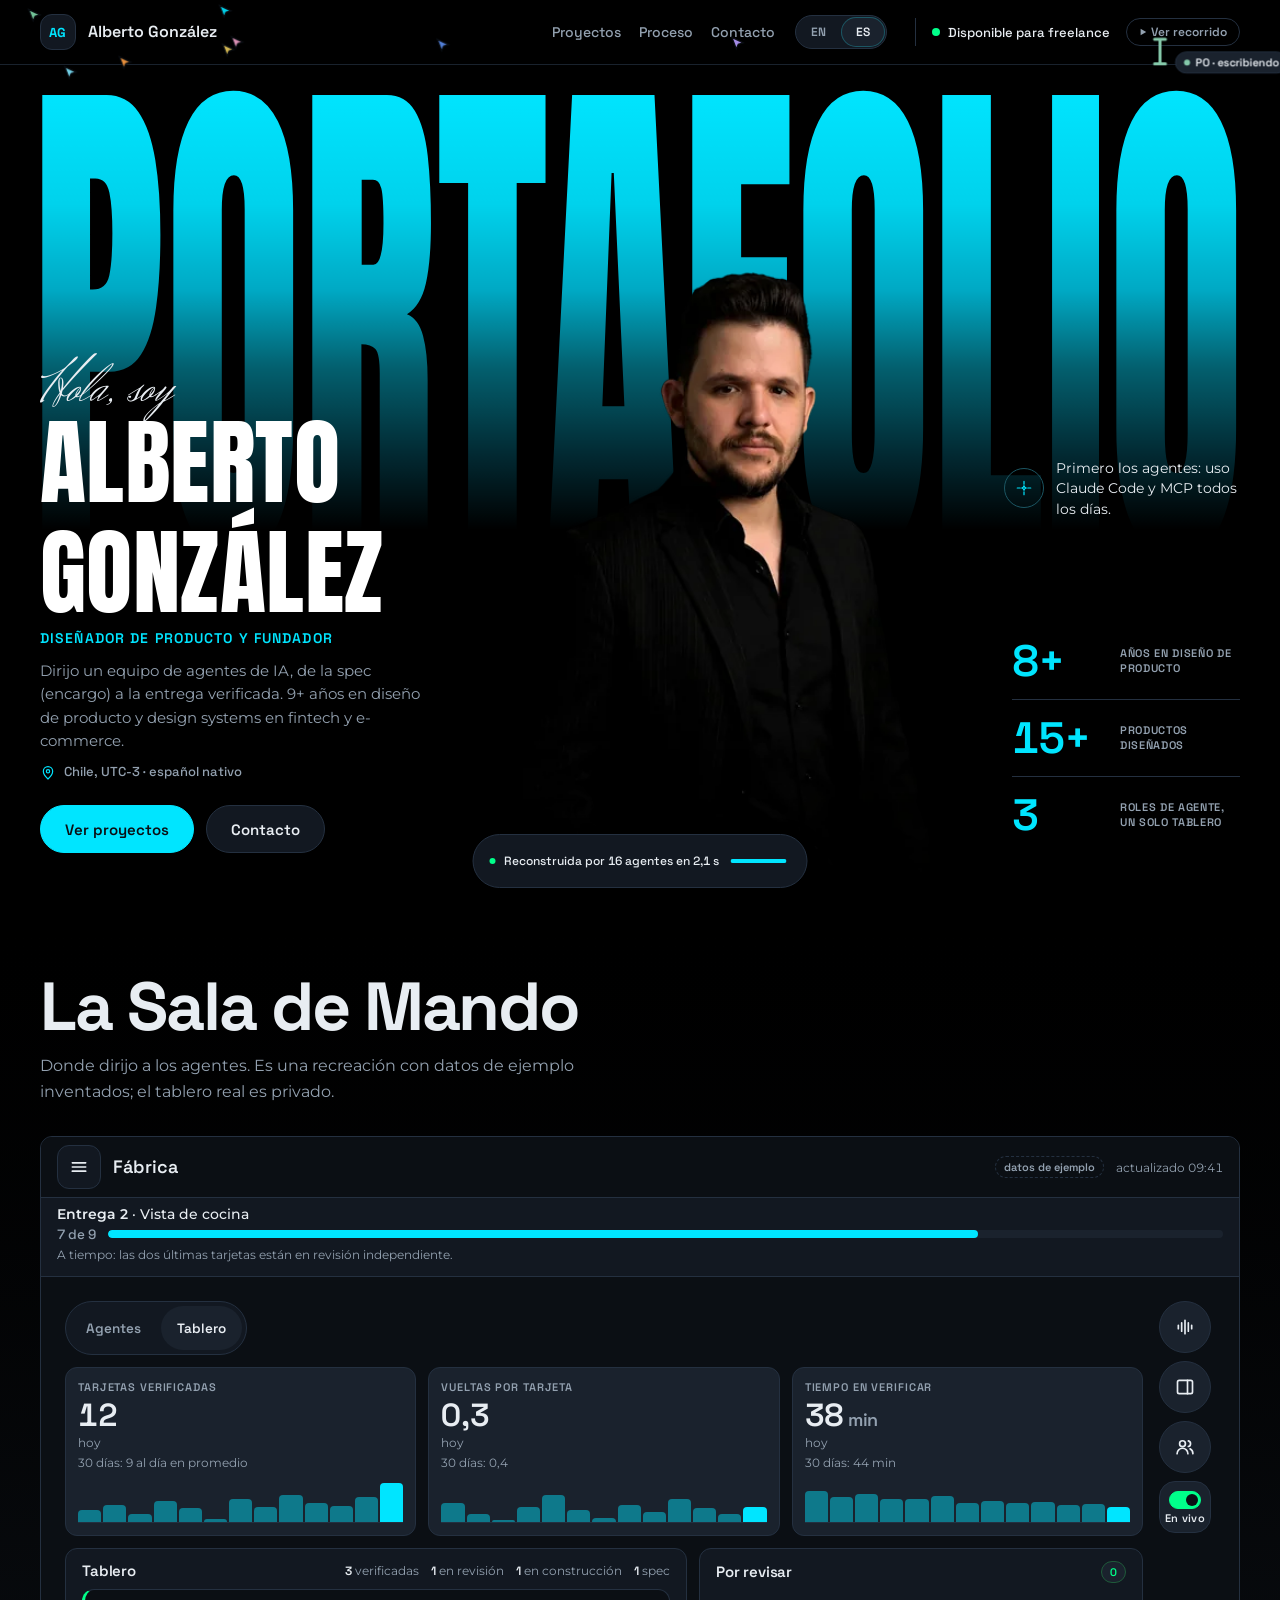
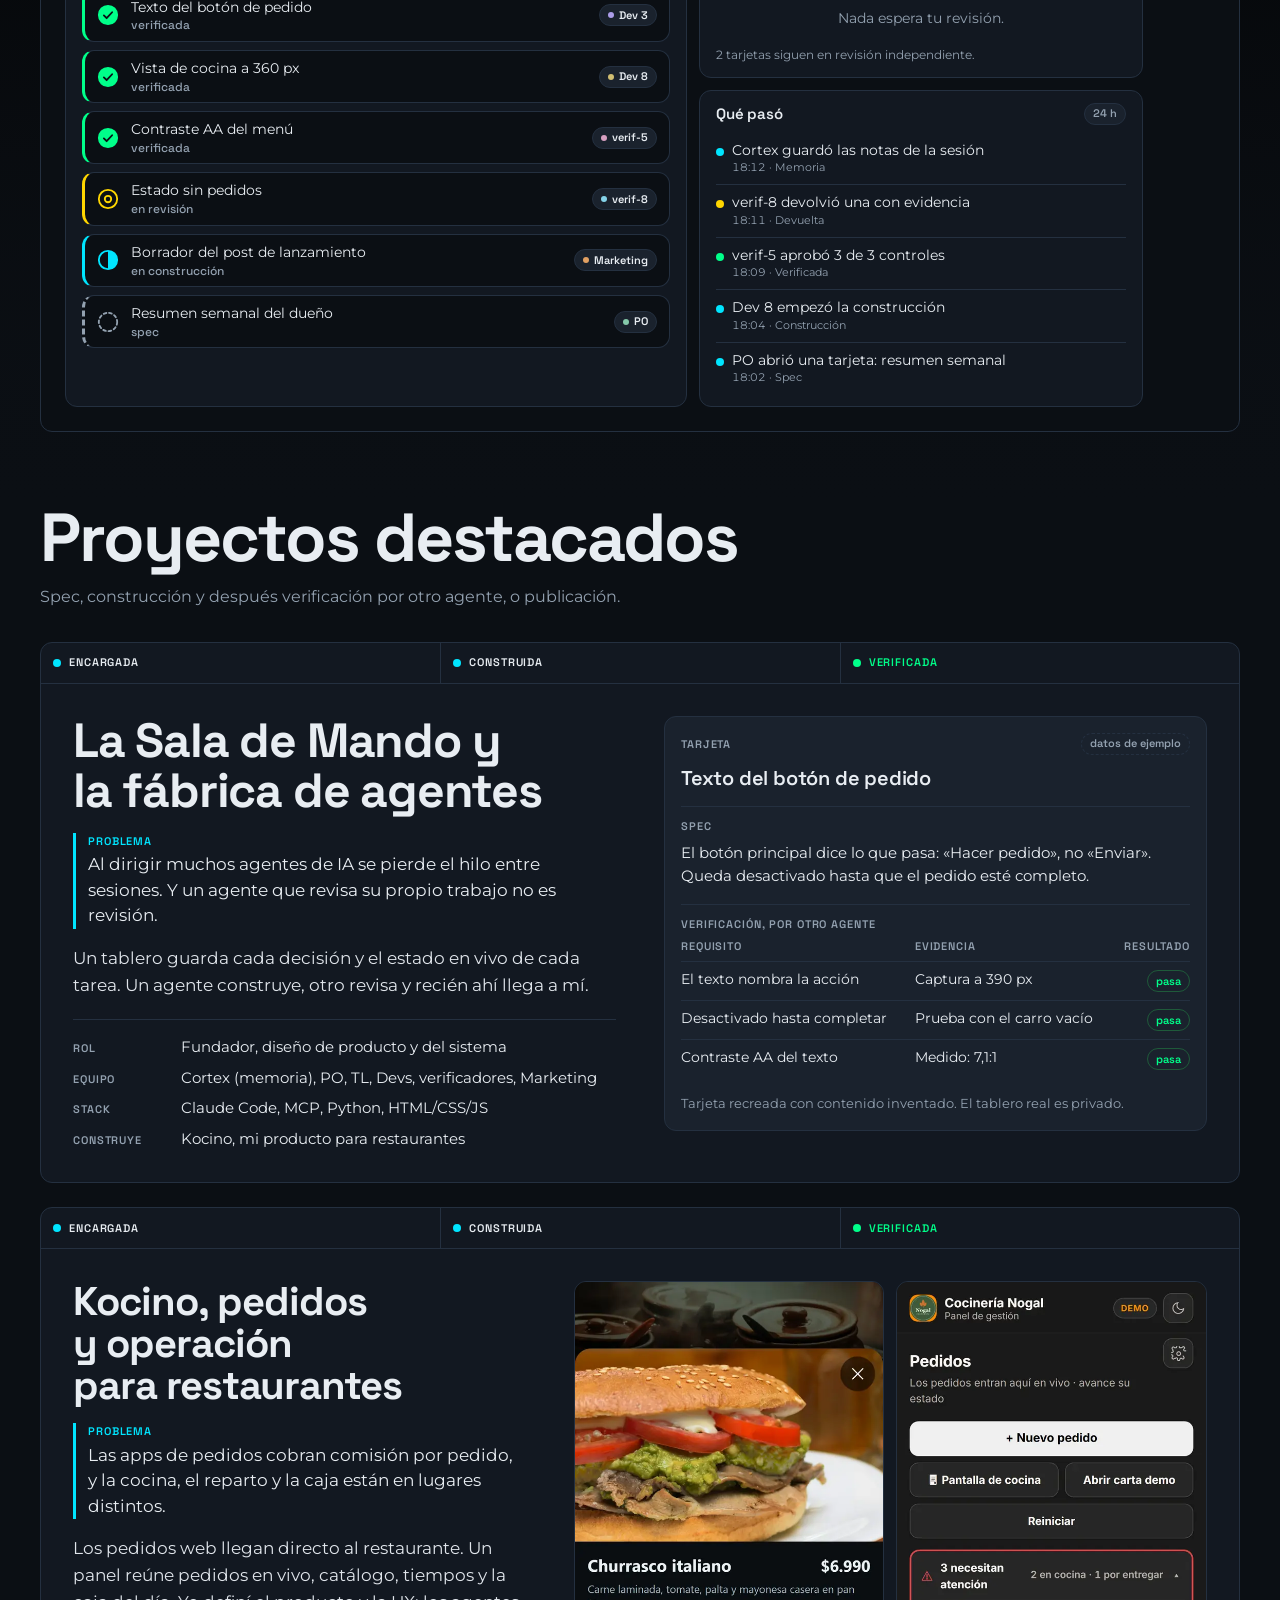
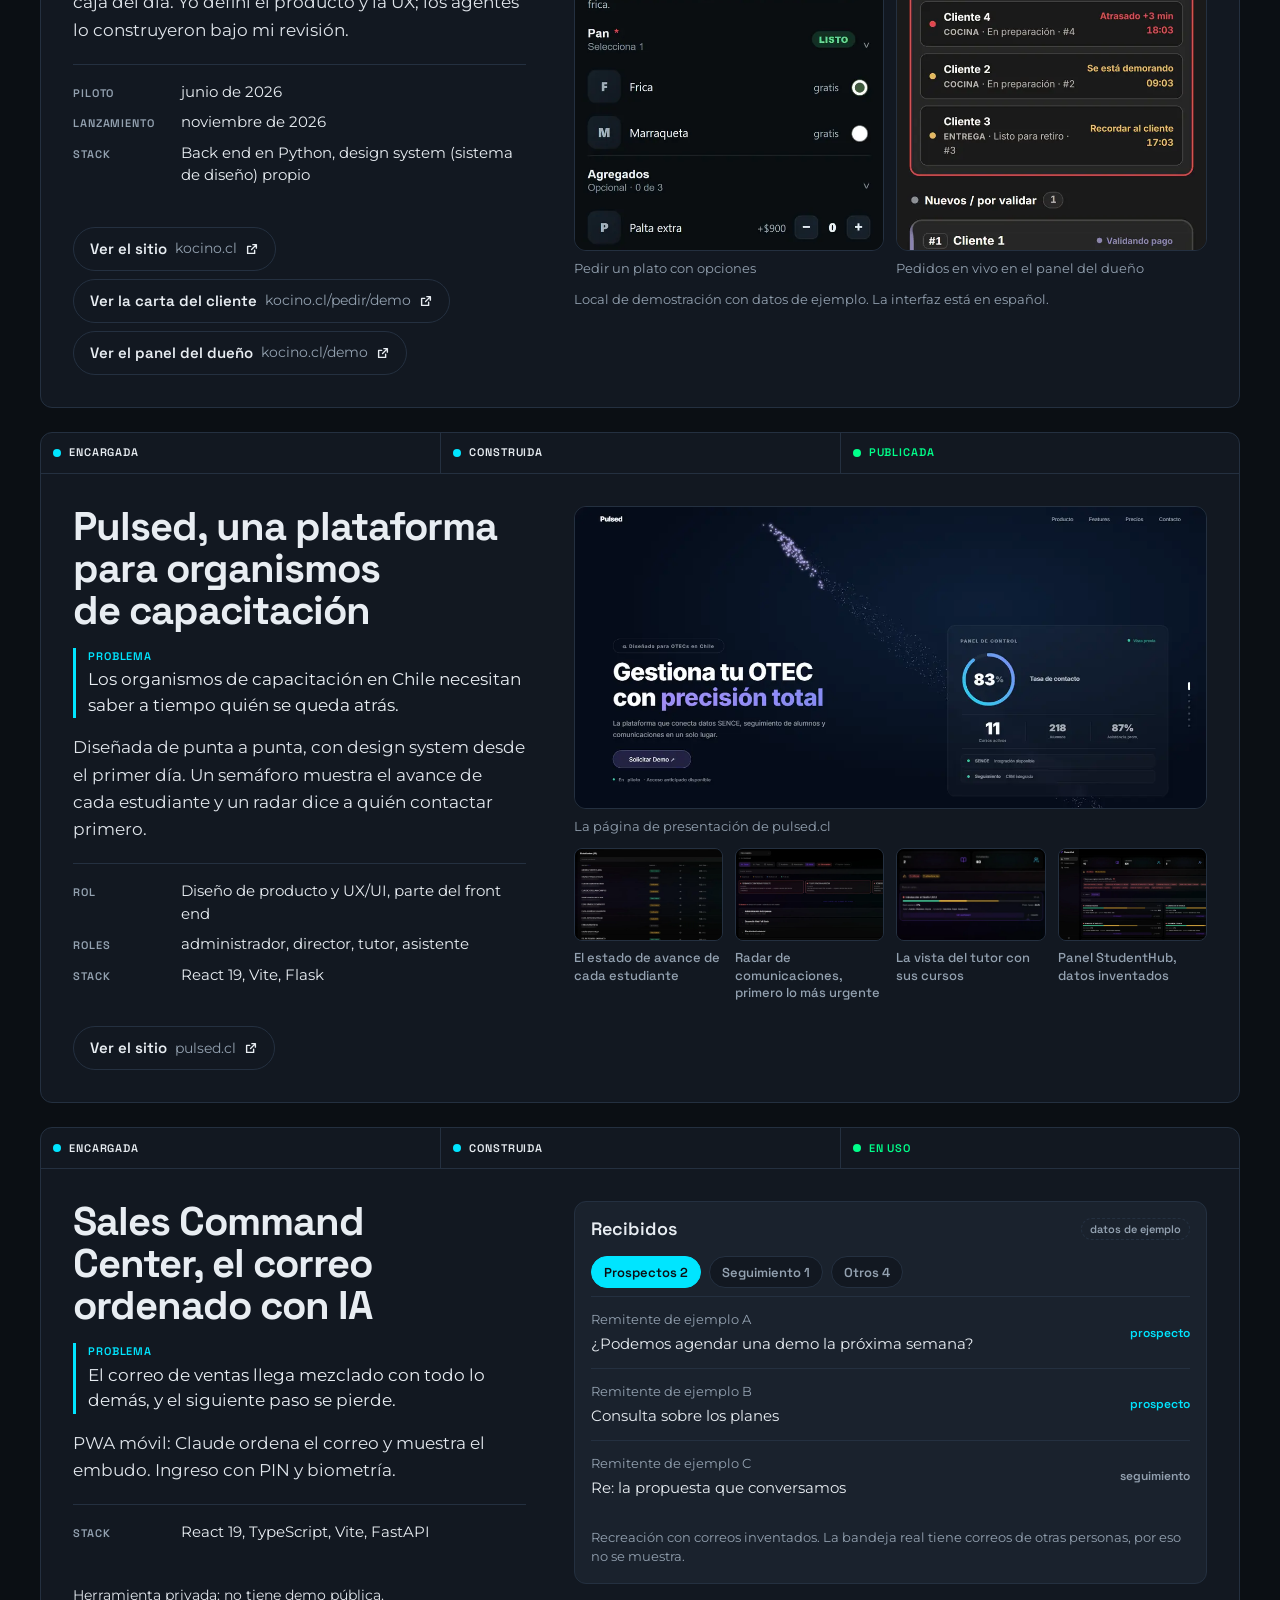
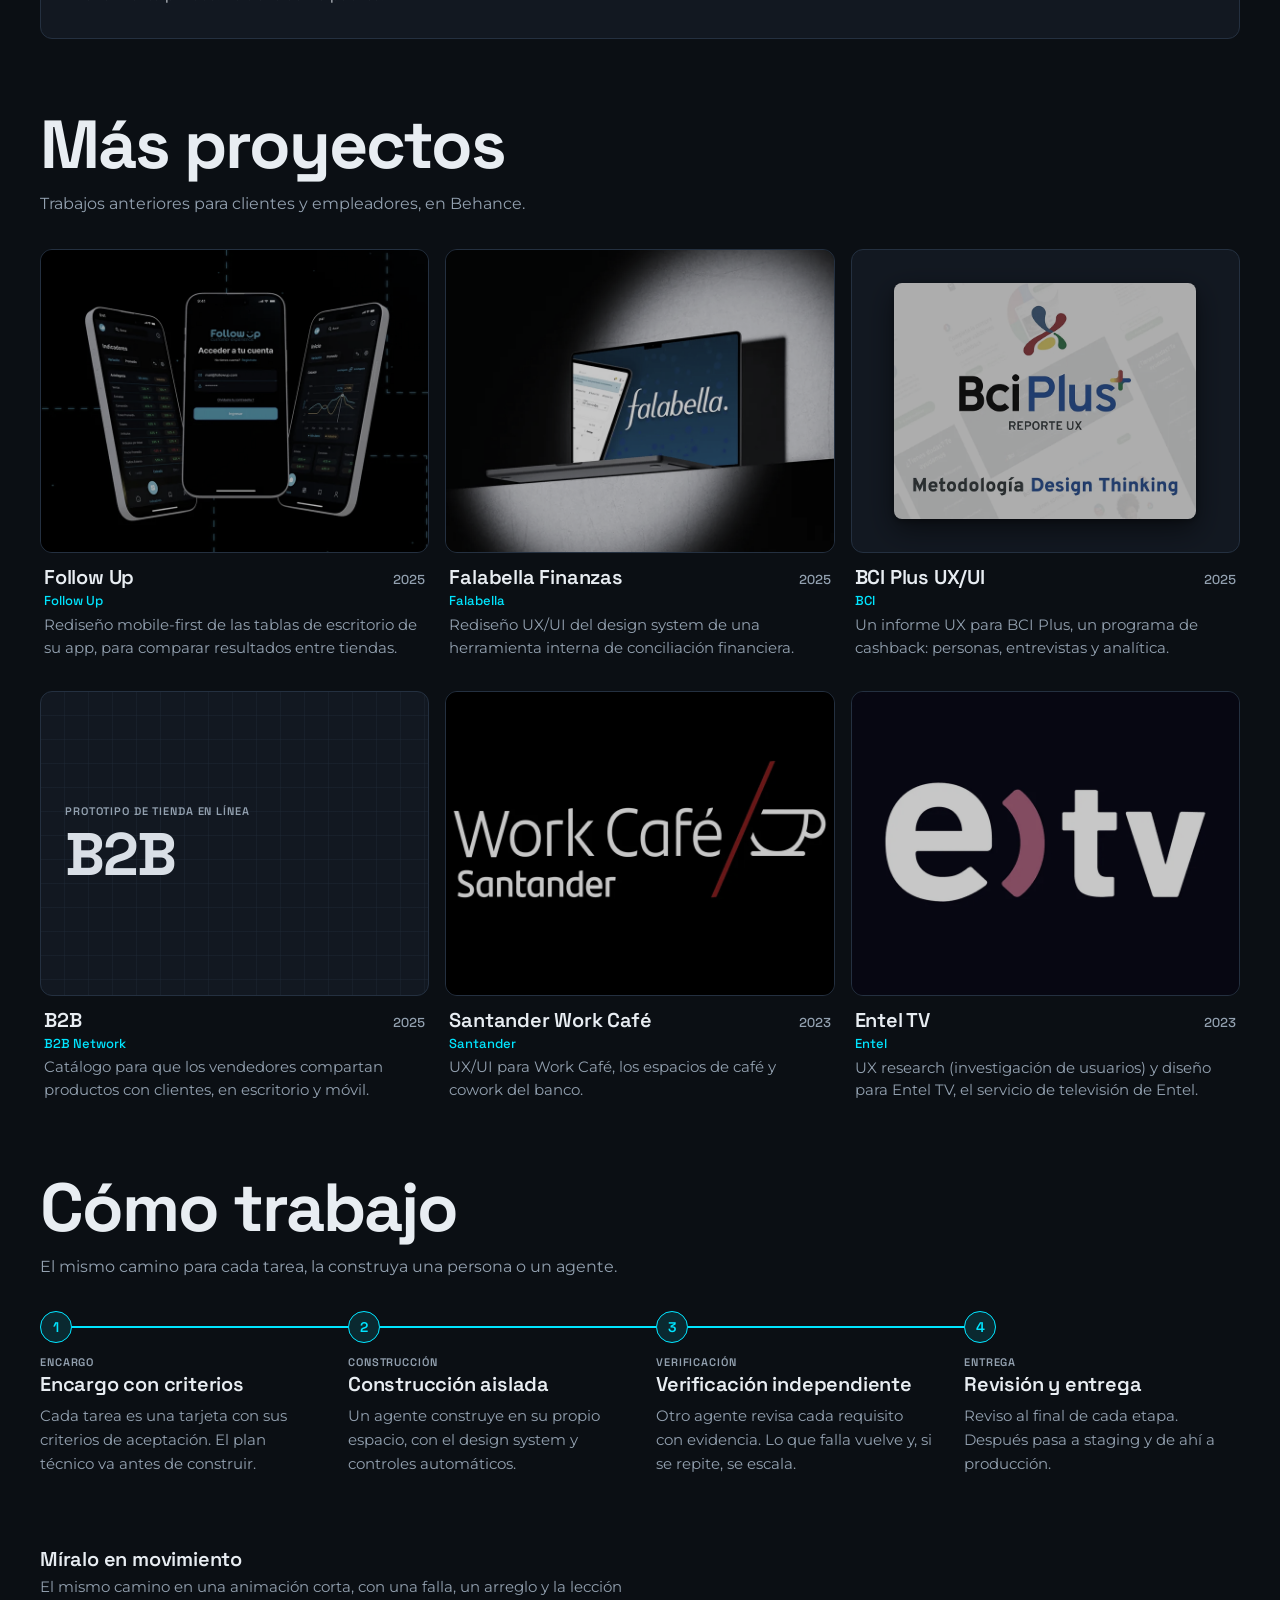
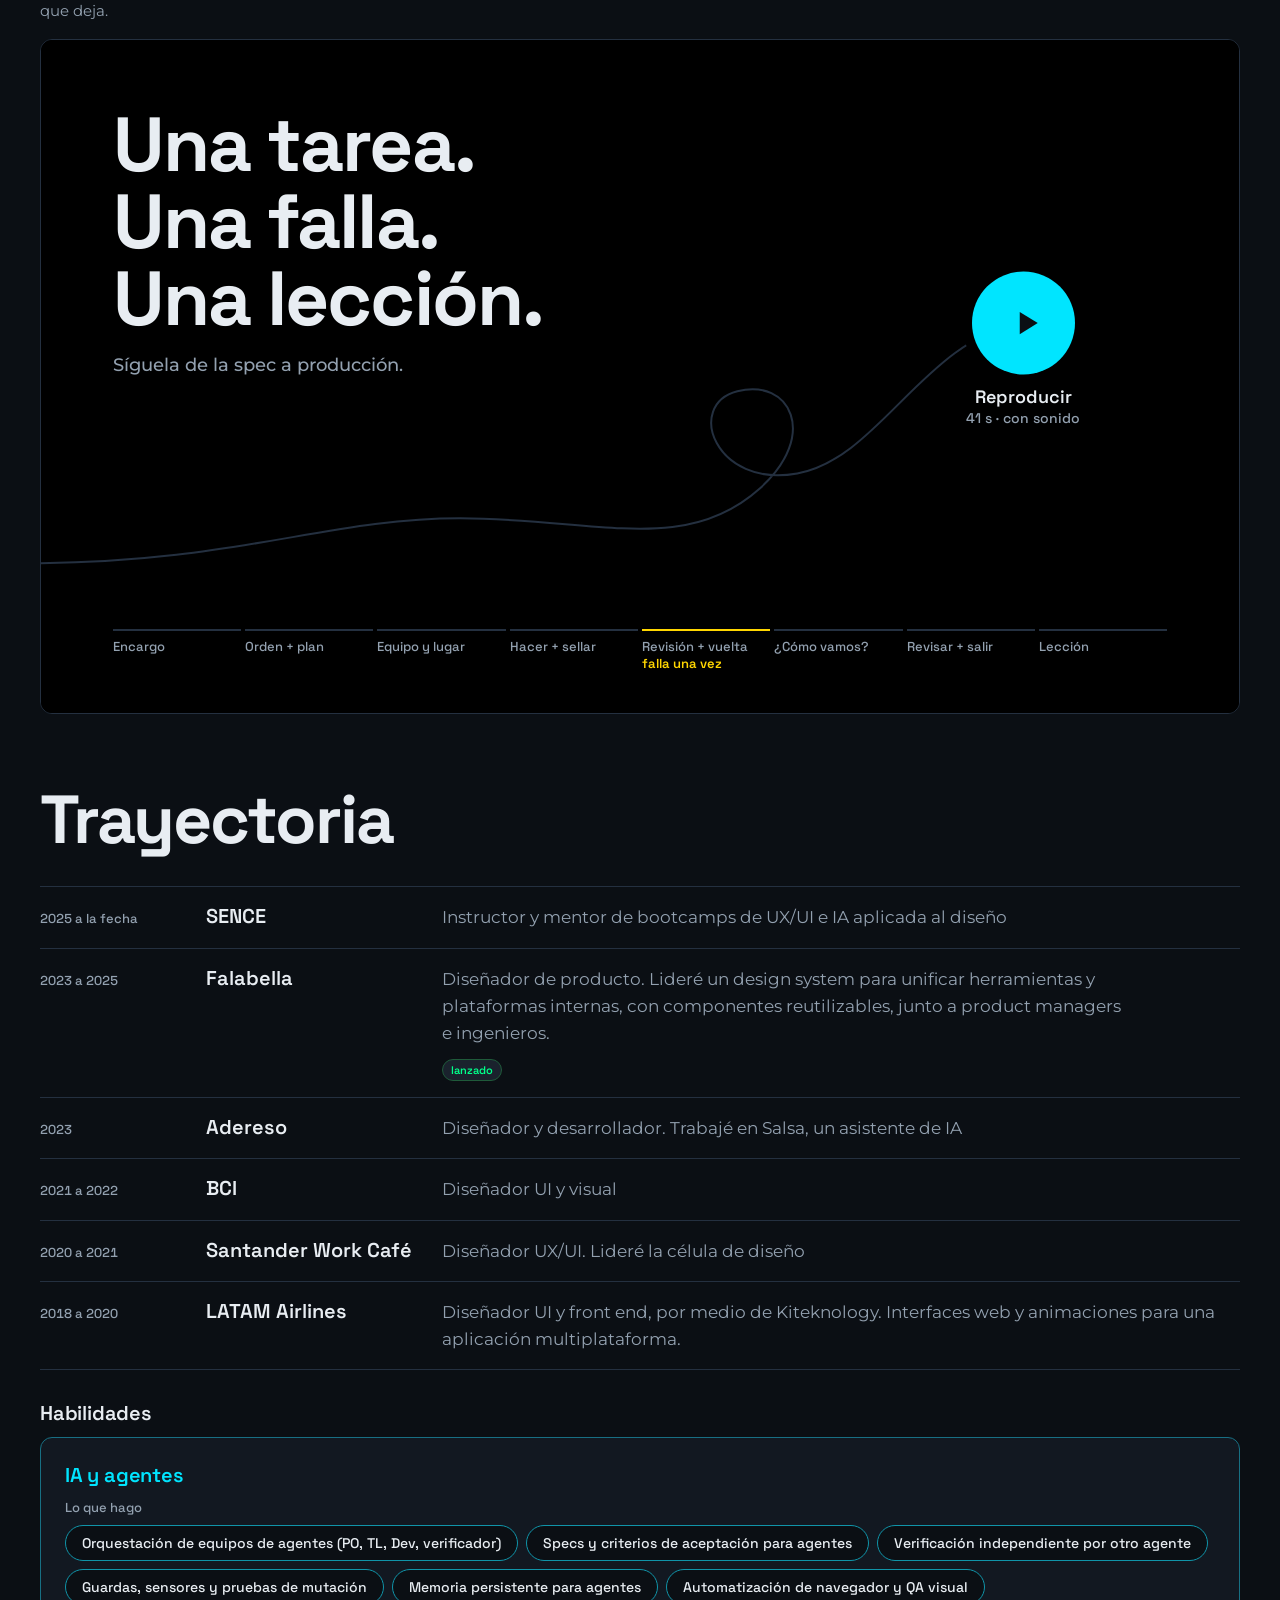
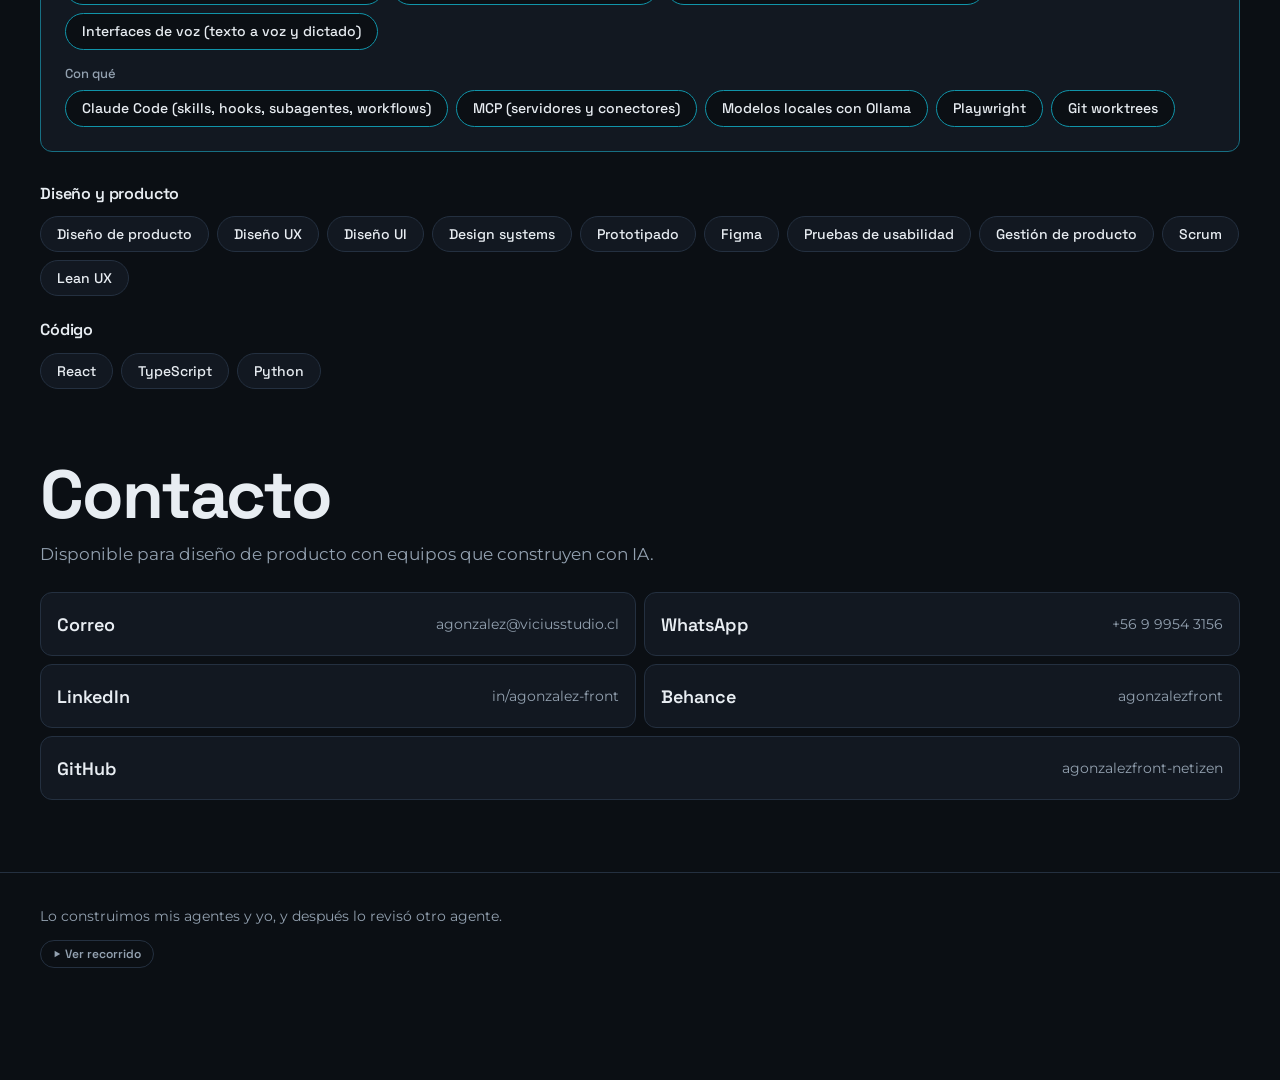
<file: es/index.html>
<!doctype html>
<html lang="es">
<head>
<meta charset="utf-8">
<meta name="viewport" content="width=device-width, initial-scale=1">
<title>Alberto González, diseñador de producto</title>
<!-- /es/ es la dirección corta del sitio en español: lleva a la portada con ?lang=es (sitio estático, sin reglas de servidor).
     Guarda la elección en localStorage para que el selector EN | ES y las visitas siguientes sigan en español. -->
<link rel="canonical" href="https://agonzalez.viciusstudio.cl/?lang=es">
<meta http-equiv="refresh" content="0; url=../?lang=es">
<meta name="theme-color" content="#000000">
<script>
try { localStorage.setItem('site-lang', 'es'); } catch (e) {}
location.replace('../?lang=es' + location.hash);
</script>
<style>
:root{color-scheme:dark}
body{margin:0;min-height:100vh;display:flex;align-items:center;justify-content:center;padding:16px;box-sizing:border-box;
  background:#000;color:#e6e9ee;font:16px/1.5 system-ui,-apple-system,"Segoe UI",sans-serif}
a{color:#00e5ff}
</style>
</head>
<body>
<p>Abriendo el sitio en español. Si no se abre solo, <a href="../?lang=es">entra aquí</a>.</p>
</body>
</html>
</file>
<file: styles.css>
/* Sala de Mando: tokens en un solo lugar, tomados del código de la Sala real (_revision/sala-lenguaje-visual.md).
   Capas: --bg (página) → --surface (tarjeta) → --surface-2 (elemento dentro de tarjeta). Separa el borde, no la sombra.
   Acento ÚNICO: cian. El verde (--ok), el ámbar (--warn) y el rojo solo dicen estado. */
:root{
  --black:#000000; --bg:#0B0F14; --surface:#121821; --surface-2:#1A222D; --surface-ph:#0E141B; --line:#243040;
  --text:#E8EDF2; --muted:#93A1B0;
  --cyan:#00E5FF; --cyan-line:#1b5663; --cyan-ink:#0B0F14;
  --ok:#00FF8A; --ok-line:#1f5a3a; --warn:#FFD600; --warn-line:#6a5a12; --err:#FF6B6B;
  /* colores de agente: solo en etiquetas de agente y cursores */
  --ag-cortex:#5B8DEF; --ag-po:#7FD8A8; --ag-tl:#00E5FF; --ag-dev3:#B69CFF; --ag-dev8:#E8C95A;
  --ag-verif5:#F2A0C8; --ag-verif8:#7FE7FF; --ag-mkt:#FF9F43;
  --f-display:"Space Grotesk",system-ui,-apple-system,"Segoe UI",Roboto,sans-serif;
  --f-body:Montserrat,system-ui,-apple-system,"Segoe UI",Roboto,sans-serif;
  --s-1:4px; --s-2:8px; --s-3:12px; --s-4:16px; --s-5:24px; --s-6:32px; --s-7:48px; --s-8:72px; --s-9:120px;
  --r-xs:4px; --r-sm:8px; --r:12px; --r-lg:16px; --r-pill:999px;
  --shadow-float:0 6px 20px rgba(0,0,0,.45);
  --touch:44px; --gutter:16px; --max:1280px; --top-h:60px;
  --ease:cubic-bezier(.4,0,.2,1); --dur:150ms;
}
*,*::before,*::after{box-sizing:border-box}
/* Desplazamiento suave solo tras un clic en un enlace interno (clase puesta por el script del <head>);
   nunca en la llegada por ancla ni en saltos de scroll. */
html{-webkit-text-size-adjust:100%}
html.smooth-nav{scroll-behavior:smooth}
@media (prefers-reduced-motion:reduce){html.smooth-nav{scroll-behavior:auto}}
body{margin:0;background:var(--bg);color:var(--text);font:400 16px/1.6 var(--f-body);
  overflow-wrap:break-word;-webkit-font-smoothing:antialiased;overflow-x:clip}
img{max-width:100%;height:auto;display:block}
a{color:inherit}
h1,h2,h3,h4{margin:0;font-family:var(--f-display);font-weight:600;letter-spacing:-.01em;line-height:1.15;text-wrap:balance}
p{margin:0}
ul,ol{margin:0;padding:0;list-style:none}
time,.num{font-variant-numeric:tabular-nums}
[hidden]{display:none!important}
.sr-only{position:absolute;width:1px;height:1px;overflow:hidden;clip:rect(0 0 0 0);white-space:nowrap}
:focus-visible{outline:2px solid var(--cyan);outline-offset:2px;border-radius:var(--r-sm)}

/* Etiqueta en mayúsculas de la Sala */
.eyebrow{font:600 11px/1.3 var(--f-display);letter-spacing:.08em;text-transform:uppercase;color:var(--muted)}
/* Chip de la Sala: 22 px, borde por estado */
.chip{display:inline-flex;align-items:center;height:22px;padding:0 var(--s-2);border-radius:var(--r-pill);white-space:nowrap;
  font:600 11px/1 var(--f-display);color:var(--muted);border:1px solid var(--line);background:var(--surface-2);font-variant-numeric:tabular-nums}
.chip--ok{color:var(--ok);border-color:var(--ok-line)}
.chip--run{color:var(--cyan);border-color:var(--cyan-line)}
.chip--warn{color:var(--warn);border-color:var(--warn-line)}
.chip--sample{color:var(--muted);border-style:dashed;background:transparent}
.dot{display:inline-block;width:8px;height:8px;border-radius:50%;background:var(--cyan);flex:none}
.dot--ok{background:var(--ok)} .dot--warn{background:var(--warn)}
.dot--off{background:transparent;border:2px solid var(--muted)}
/* Interruptor «Live» */
.switch{position:relative;display:inline-block;width:32px;height:18px;border-radius:var(--r-pill);background:var(--surface-2);border:1px solid var(--line);flex:none}
.switch i{position:absolute;left:2px;top:2px;width:12px;height:12px;border-radius:50%;background:var(--muted)}
.switch.is-on{background:var(--ok);border-color:var(--ok)}
.switch.is-on i{left:16px;background:var(--bg)}
/* Barra de avance */
.bar{display:block;height:8px;border-radius:var(--r-pill);background:var(--surface-2);overflow:hidden;flex:1 1 120px}
.bar i{display:block;height:100%;border-radius:inherit;background:var(--cyan)}

.skip-link{position:absolute;left:var(--gutter);top:-80px;z-index:80;background:var(--cyan);color:var(--cyan-ink);
  display:flex;align-items:center;min-height:44px;padding:0 var(--s-4);border-radius:var(--r-pill);font:600 15px/1 var(--f-display);text-decoration:none}
.skip-link:focus{top:var(--s-3)}

/* Botones en píldora */
.btn{display:inline-flex;align-items:center;justify-content:center;min-height:48px;padding:0 var(--s-5);border-radius:var(--r-pill);
  font:600 15px/1 var(--f-display);text-decoration:none;white-space:nowrap;transition:background-color var(--dur) var(--ease),border-color var(--dur) var(--ease)}
.btn--primary{background:var(--cyan);color:var(--cyan-ink);border:1px solid var(--cyan)}
.btn--primary:hover{background:color-mix(in srgb,var(--cyan) 85%,#fff)}
.btn--ghost{border:1px solid var(--line);color:var(--text);background:var(--surface)}
.btn--ghost:hover{border-color:var(--cyan)}

/* ---------- Barra superior (como la de la Sala) ---------- */
/* La barra va sobre el hero, así que es negra como él */
.top{position:relative;z-index:40;background:var(--black);border-bottom:1px solid color-mix(in srgb,var(--line) 70%,var(--black))}
.top__in{display:flex;align-items:center;justify-content:space-between;gap:var(--s-3);max-width:var(--max);margin:0 auto;
  min-height:var(--top-h);padding:0 var(--gutter)}
.top__name{display:flex;align-items:center;gap:var(--s-3);min-height:var(--touch);font:600 16px/1 var(--f-display);text-decoration:none;white-space:nowrap}
.top__mark{display:grid;place-items:center;width:36px;height:36px;border-radius:var(--r);border:1px solid var(--line);background:var(--surface);
  font:700 13px/1 var(--f-display);letter-spacing:.02em;color:var(--cyan)}
.top__nav{display:flex;gap:2px}
.top__nav a{min-height:var(--touch);display:flex;align-items:center;padding:0 var(--s-2);border-radius:var(--r);
  font:500 14px/1 var(--f-display);color:var(--muted);text-decoration:none;transition:color var(--dur) var(--ease)}
.top__nav a:hover{color:var(--text)}
.top__in{flex-wrap:wrap}
.top__nav{margin-left:auto}
/* estado de disponibilidad: en móvil, franja fina propia bajo la barra */
.top__status{flex:1 0 100%;display:flex;align-items:center;justify-content:flex-end;gap:var(--s-2);min-height:32px;margin:0 calc(-1 * var(--gutter));padding:0 var(--gutter);
  border-top:1px solid color-mix(in srgb,var(--line) 70%,var(--black));font:500 12px/1 var(--f-display);color:var(--text);white-space:nowrap}
@media (max-width:420px){.top__name{font-size:0;gap:0}.top__name .top__mark{font-size:13px}}
/* Selector de idioma EN | ES: un solo idioma para la página y para «See it in motion» (i18n.js).
   Píldora de dos botones con el mismo lenguaje que «Replay tour»: 32 px a la vista, zona táctil de 44 × 44 px.
   El idioma activo se marca con relleno y texto claro (aria-pressed), no solo con color. */
.lang-sw{display:inline-flex;align-items:center;flex:none;padding:1px;border:1px solid var(--line);border-radius:var(--r-pill);background:var(--surface)}
.lang-sw__b{position:relative;display:inline-flex;align-items:center;justify-content:center;min-width:var(--touch);height:30px;margin:0;padding:0 var(--s-2);
  border:0;border-radius:var(--r-pill);background:transparent;color:var(--muted);font:600 12px/1 var(--f-display);letter-spacing:.04em;cursor:pointer;
  transition:color var(--dur) var(--ease),background-color var(--dur) var(--ease)}
.lang-sw__b::before{content:"";position:absolute;inset:-7px 0}
.lang-sw__b:hover{color:var(--text)}
.lang-sw__b[aria-pressed="true"]{background:var(--surface-2);color:var(--text);box-shadow:inset 0 0 0 1px var(--cyan-line);cursor:default}
.lang-sw__b:focus-visible{outline-offset:1px;border-radius:var(--r-pill)}
/* mientras i18n.js traduce (solo si el idioma no es el del HTML): nada se pinta en el idioma equivocado */
.i18n-hold body{visibility:hidden}
/* teléfono y tablet angosta: el selector baja a su propia fila, alineado a la derecha como la navegación y el estado */
@media (max-width:767px){.lang-sw{margin-left:auto}}
/* tablet (768 a 1023 px): con el selector, nombre + navegación + idioma + estado ya no caben en una fila sin partir; el estado
   vuelve a la franja fina bajo la barra, como en el teléfono (antes cabía justo en inglés) */
@media (min-width:768px) and (max-width:1023px){
  .top__in .top__status{flex:1 0 100%;min-height:32px;margin:0 calc(-1 * var(--gutter));padding:0 var(--gutter);border-left:0;
    border-top:1px solid color-mix(in srgb,var(--line) 70%,var(--black))}
}

/* ---------- Hero ----------
   Composición de cartel: la palabra PORTFOLIO de borde a borde arriba, rellena en cian que se funde al negro;
   el retrato por delante, al centro; nombre abajo a la izquierda, cifras abajo a la derecha, una frase a media altura.
   Anton solo en la palabra y en el nombre. Móvil: palabra y retrato arriba, el resto debajo. */
.hero{position:relative;isolation:isolate;overflow:hidden;background:var(--black);
  --f-poster:Anton,"Arial Narrow",Impact,sans-serif;
  /* medidas de Anton (canvas): la tinta de «PORTFOLIO» va de 0,03 em a 3,80 em y mide 0,88 em de alto;
     --word-sy estira la palabra en vertical hasta ≈56 % del alto del hero */
  --word-w:3.78; --word-sy:2.3}
/* en español la palabra es PORTAFOLIO: tinta 1,1234 veces más ancha (Anton, medida en canvas); se achica en ancho y se estira
   lo mismo en alto, así ocupa exactamente el mismo cartel */
:root[lang="es"] .hero{--word-k:1.1234}
.hero__in{position:relative;max-width:var(--max);margin:0 auto;padding:0 var(--gutter) var(--s-6);display:grid}
.hero__stage{position:relative;height:clamp(440px,124vw,580px);container-type:inline-size}
.hero__word{position:absolute;z-index:0;left:0;top:var(--s-4);margin:0;white-space:nowrap;pointer-events:none;
  font:400 calc(100cqi / (var(--word-w) * var(--word-k,1)))/.9 var(--f-poster);letter-spacing:0;text-transform:uppercase;
  transform:translateX(-.03em) scaleY(calc(var(--word-sy) * var(--word-k,1)));transform-origin:0 0;
  background:linear-gradient(180deg,#00E5FF 0%,#00D2EC 24%,#00A9C4 42%,#03606F 58%,#022A33 76%,#000 92%);
  -webkit-background-clip:text;background-clip:text;color:transparent}
.hero__portrait{position:absolute;z-index:1;left:50%;top:96px;margin:0;height:calc(100% - 40px);aspect-ratio:861/1400;transform:translateX(-50%)}
.hero__portrait picture,.hero__portrait img{display:block;width:100%;height:100%;object-fit:contain;object-position:bottom center}
.hero__portrait img{-webkit-mask-image:linear-gradient(180deg,#000 56%,transparent 86%);mask-image:linear-gradient(180deg,#000 56%,transparent 86%)}

.hero__intro{position:relative;z-index:2;margin-top:-72px}
.hero__hello{font:400 56px/.9 "Herr Von Muellerhoff",var(--f-body);color:var(--text);margin-bottom:var(--s-1)}
.hero__title{font:400 clamp(60px,17vw,92px)/.94 var(--f-poster);letter-spacing:.005em;text-transform:uppercase;color:#fff}
.hero__title span{display:block}
/* la tilde de la Á sube 0,25 em sobre las mayúsculas de Anton: la segunda línea baja lo justo para que no toque la R */
.hero__title span+span{margin-top:.22em}
.hero__role{margin-top:var(--s-3);font:600 14px/1.3 var(--f-display);letter-spacing:.08em;text-transform:uppercase;color:var(--cyan)}
.hero__sub{margin-top:var(--s-3);color:var(--muted);font-size:15px;line-height:1.55;max-width:38ch}
.hero__loc{display:flex;align-items:center;gap:var(--s-2);margin-top:var(--s-3);font:500 13px/1.3 var(--f-display);color:var(--muted)}
.hero__loc svg{width:16px;height:16px;flex:none;fill:none;stroke:var(--cyan);stroke-width:1.8}
.hero__act{display:flex;flex-wrap:wrap;gap:var(--s-3);margin-top:var(--s-5)}

.hero__stats{position:relative;z-index:2;display:grid;grid-template-columns:repeat(3,minmax(0,1fr));margin-top:var(--s-6);border-top:1px solid var(--line)}
.hero__stats li{display:grid;align-content:start;gap:var(--s-1);padding:var(--s-3) var(--s-2) 0 0}
.hero__stats li+li{padding-left:var(--s-3);border-left:1px solid var(--line)}
.hero__stats b{font:600 32px/1 var(--f-display);letter-spacing:-.02em;color:var(--cyan);font-variant-numeric:tabular-nums}
.hero__stats span{font:600 11px/1.35 var(--f-display);letter-spacing:.06em;text-transform:uppercase;color:var(--muted)}
.hero__stats b>span{font:inherit;letter-spacing:inherit;text-transform:none;color:inherit} /* la cifra que cuenta (motion.js) hereda la de la <b>, no la etiqueta */

.hero__note{position:relative;z-index:2;display:flex;align-items:center;gap:var(--s-3);margin-top:var(--s-5);font-size:14px;line-height:1.45;color:var(--text);max-width:30ch}
.hero__note-ico{display:grid;place-items:center;width:40px;height:40px;flex:none;border-radius:50%;border:1px solid var(--cyan-line)}
.hero__note-ico svg{width:18px;height:18px;fill:none;stroke:var(--cyan);stroke-width:1.6;stroke-linecap:round;stroke-linejoin:round}

/* Piezas de la Sala que se reutilizan en la sección de abajo */
.strip{display:flex;flex-wrap:wrap;align-items:center;gap:var(--s-1) var(--s-3);padding:var(--s-2) var(--s-4) var(--s-3);
  background:var(--surface);border:1px solid var(--line);border-radius:var(--r)}
.strip__t{flex:1 1 100%;font:500 13.5px/1.3 var(--f-body);color:var(--text)}
.strip__t b{font-weight:600}
.strip__n{font:500 13.5px/1 var(--f-display);color:var(--muted);font-variant-numeric:tabular-nums;white-space:nowrap}
.cur span{display:inline-flex;align-items:center;gap:5px;height:22px;padding:0 8px;font:600 11px/1 var(--f-display);font-style:normal;color:var(--text);
  background:var(--surface-2);border:1px solid var(--line);border-radius:var(--r-pill);white-space:nowrap}
.cur span::before,.who::before{content:"";width:6px;height:6px;border-radius:50%;background:var(--ag);flex:none}

/* Tarjeta KPI de la Sala */
.kpi{display:flex;flex-direction:column;gap:var(--s-1);padding:var(--s-3);border:1px solid var(--line);border-radius:var(--r);background:var(--surface-2);min-width:0}
.kpi__top{display:flex;justify-content:space-between;align-items:center;gap:var(--s-2)}
.kpi__v{font:600 32px/1 var(--f-display);letter-spacing:-.01em;font-variant-numeric:tabular-nums}
.kpi__v small{margin-left:4px;font:600 18px/1 var(--f-display);color:var(--muted)}
.kpi__u,.kpi__p{font-size:12px;line-height:1.35;color:var(--muted)}
.spark{display:flex;align-items:flex-end;gap:2px;height:40px;margin-top:var(--s-2);border-bottom:1px solid var(--line)}
.spark i{flex:1;min-height:2px;border-radius:var(--r-xs) var(--r-xs) 0 0;background:color-mix(in srgb,var(--cyan) 45%,transparent)}
.spark i.is-today{background:var(--cyan)}

/* ---------- Secciones ---------- */
.room-sec,.cases,.more,.how,.bg,.contact{max-width:var(--max);margin:0 auto;padding:var(--s-8) var(--gutter) 0}
/* Del negro del hero al fondo de la página: un solo degradado largo (1.200 px en escritorio, 960 en móvil),
   como fondo del bloque que sigue al hero (.rest): empieza en su borde inferior y pasa por detrás de la Sala, con curva suave (smoothstep en 10 tramos). */
.rest{--fade-h:1100px;background:linear-gradient(180deg,color-mix(in srgb,var(--bg) 0.0%,var(--black)) 0%,color-mix(in srgb,var(--bg) 2.8%,var(--black)) 10%,color-mix(in srgb,var(--bg) 10.4%,var(--black)) 20%,color-mix(in srgb,var(--bg) 21.6%,var(--black)) 30%,color-mix(in srgb,var(--bg) 35.2%,var(--black)) 40%,color-mix(in srgb,var(--bg) 50.0%,var(--black)) 50%,color-mix(in srgb,var(--bg) 64.8%,var(--black)) 60%,color-mix(in srgb,var(--bg) 78.4%,var(--black)) 70%,color-mix(in srgb,var(--bg) 89.6%,var(--black)) 80%,color-mix(in srgb,var(--bg) 97.2%,var(--black)) 90%,color-mix(in srgb,var(--bg) 100.0%,var(--black)) 100%) top / 100% var(--fade-h) no-repeat,var(--bg)}
.sec-head{display:grid;gap:var(--s-3);margin-bottom:var(--s-6)}
.sec-head h2,.contact h2{font-weight:700;font-size:clamp(36px,9.6vw,68px);letter-spacing:-.03em;line-height:1}
.sec-head__note{color:var(--muted);max-width:56ch;font-size:16px}

/* ---------- La Sala recreada ---------- */
.app{margin:0;background:var(--bg);border:1px solid var(--line);border-radius:var(--r);overflow:hidden}
.app__top{display:flex;align-items:center;gap:var(--s-3);padding:var(--s-2) var(--s-4);border-bottom:1px solid var(--line);background:var(--bg)}
.ico-btn{display:grid;place-items:center;width:44px;height:44px;flex:none;border-radius:var(--r);border:1px solid var(--line);background:var(--surface)}
.ico-btn svg,.rb svg{width:20px;height:20px;fill:none;stroke:var(--text);stroke-width:2;stroke-linecap:round;stroke-linejoin:round}
.app__title{font:600 18px/1.2 var(--f-display);flex:1 1 auto;min-width:0}
.app__time{font-size:12px;color:var(--muted);white-space:nowrap;font-variant-numeric:tabular-nums}
.app__top .chip{display:none}
.app__strip{padding:var(--s-2) var(--s-4) var(--s-3);background:var(--surface);border-bottom:1px solid var(--line)}
.app__strip .strip{padding:0;border:0;background:none;box-shadow:none}
.app__eta{margin-top:var(--s-1);font-size:12px;color:var(--muted)}
.app__body{display:grid;gap:var(--s-4);padding:var(--s-4)}
.app__main{display:grid;gap:var(--s-3);min-width:0}
.mode{display:none;gap:4px;padding:4px;border-radius:var(--r-pill);border:1px solid var(--line);background:var(--surface)}
.js .mode{display:inline-flex}
.mode__b{min-height:44px;padding:0 var(--s-4);border-radius:var(--r-pill);border:0;background:transparent;color:var(--muted);
  font:600 13.5px/1 var(--f-display);cursor:pointer;transition:background-color var(--dur) var(--ease),color var(--dur) var(--ease)}
.mode__b[aria-pressed=true]{background:var(--surface-2);color:var(--text)}
.mode__b:hover{color:var(--text)}
.kpis{display:grid;gap:var(--s-3);grid-template-columns:repeat(2,minmax(0,1fr))}
.kpis .kpi:first-child{grid-column:1 / -1}
.app__grid{display:grid;gap:var(--s-3);min-width:0}
.app__side{display:grid;gap:var(--s-3);align-content:start;min-width:0}
.pane{background:var(--surface);border:1px solid var(--line);border-radius:var(--r);padding:var(--s-3) var(--s-4);min-width:0}
.pane__h{display:flex;flex-wrap:wrap;align-items:center;gap:var(--s-2);margin-bottom:var(--s-2)}
.pane__h h3{font:600 15px/1.3 var(--f-display);margin-right:auto}
.board__count{display:flex;flex-wrap:wrap;gap:var(--s-1) var(--s-3);font-size:12px;color:var(--muted)}
.board__count b{color:var(--text);font:600 12px/1 var(--f-display)}
.board__list{display:grid;gap:var(--s-2);margin-top:var(--s-2)}
.row{display:grid;grid-template-columns:22px minmax(0,1fr) auto;grid-template-areas:"st t who" "st s who";column-gap:var(--s-3);row-gap:2px;align-items:center;
  padding:var(--s-2) var(--s-3);background:var(--bg);border:1px solid var(--line);border-left:3px solid var(--line);border-radius:var(--r)}
.st{grid-area:st;width:22px;height:22px}
.st svg{width:22px;height:22px;fill:none;stroke-width:2;stroke-linecap:round;stroke-linejoin:round}
.row__t{grid-area:t;font-size:14px;line-height:1.35}
.row__s{grid-area:s;font:500 12px/1.2 var(--f-display);color:var(--muted)}
.row .who{grid-area:who}
.row[data-state=verified]{border-left-color:var(--ok)}
.row[data-state=verified] .st svg circle{fill:var(--ok);stroke:var(--ok)}
.row[data-state=verified] .st svg path{stroke:var(--bg)}
.row[data-state=check]{border-left-color:var(--warn)}
.row[data-state=check] .st svg{stroke:var(--warn)}
.row[data-state=build]{border-left-color:var(--cyan)}
.row[data-state=build] .st svg{stroke:var(--cyan)} .row[data-state=build] .st svg path{fill:var(--cyan);stroke:none}
.row[data-state=spec]{border-left-style:dashed;border-left-color:var(--muted)}
.row[data-state=spec] .st svg{stroke:var(--muted)}
/* etiqueta de agente: su color, apagado para no competir con el cian */
.who{display:inline-flex;align-items:center;height:22px;padding:0 var(--s-2);border-radius:var(--r-pill);white-space:nowrap;
  gap:5px;--ag:color-mix(in srgb,var(--a) 72%,var(--muted));font:600 11px/1 var(--f-display);color:var(--text);border:1px solid var(--line);background:var(--surface-2)}
.agents{display:grid;margin-top:var(--s-2)}
.agents li{display:grid;grid-template-columns:auto minmax(0,1fr) auto;grid-template-areas:"d n c" "d r c";column-gap:var(--s-3);align-items:center;padding:var(--s-2) 0;border-top:1px solid var(--line)}
.agents li:first-child{border-top:0}
.agents .dot{grid-area:d}
.agents__n{grid-area:n;font:600 13.5px/1.3 var(--f-display)}
.agents__r{grid-area:r;font-size:12px;color:var(--muted)}
.agents .chip{grid-area:c}
.review__empty{padding:var(--s-4) 0;text-align:center;color:var(--muted);font-size:14px}
.review__foot{font-size:12px;color:var(--muted)}
.events li{display:flex;gap:var(--s-2);padding:var(--s-2) 0;border-top:1px solid var(--line);font-size:13.5px;line-height:1.45}
.events li:first-child{border-top:0}
.events .dot{margin-top:7px}
.events__t small{display:block;font-size:11px;color:var(--muted);font-variant-numeric:tabular-nums}
.app__rail{display:flex;justify-content:flex-end;gap:var(--s-2)}
.rb{display:grid;place-items:center;width:52px;height:52px;border-radius:var(--r-pill);border:1px solid var(--line);background:var(--surface-2);box-shadow:var(--shadow-float)}
.rb--live{border-radius:var(--r-lg);gap:4px;align-content:center;font:600 11px/1 var(--f-display);letter-spacing:.02em}

/* ---------- Casos: una tarjeta de tablero que pasó por Spec, Build y Verified ---------- */
.card{background:var(--surface);border:1px solid var(--line);border-radius:var(--r);overflow:hidden}
.card+.card{margin-top:var(--s-5)}
.rail{display:grid;grid-template-columns:repeat(3,1fr);border-bottom:1px solid var(--line)}
.rail li{position:relative;display:flex;align-items:center;gap:var(--s-2);min-height:40px;padding:0 var(--s-3);
  font:600 11px/1 var(--f-display);letter-spacing:.08em;text-transform:uppercase;color:var(--muted)}
.rail li+li{border-left:1px solid var(--line)}
.rail li::before{content:"";width:8px;height:8px;border-radius:50%;background:var(--muted);flex:none}
/* Etapas: activa = texto claro y punto cian; la última (verificada/publicada/en uso) en verde. Verde solo cuando la tarjeta
   completó sus tres etapas. Mientras el recorrido no llega a la tarjeta, motion.js pone .is-pend en las tres: parten
   iguales, en gris neutro; al avanzar la barra cada una pierde .is-pend en orden y la última pasa a verde. */
.rail li{color:var(--text)}
.rail li::before{background:var(--cyan)}
.rail li:last-child{color:var(--ok)}
.rail li:last-child::before{background:var(--ok)}
.rail li.is-pend,.rail li.is-pend:last-child{color:var(--muted)}
.rail li.is-pend::before,.rail li.is-pend:last-child::before{background:var(--muted)}
.card__body{display:grid;gap:var(--s-6);padding:var(--s-5) var(--s-4)}
.card__text{display:grid;gap:var(--s-4);align-content:start}
.card h3{font-size:clamp(26px,7vw,40px);font-weight:700;letter-spacing:-.025em;line-height:1.05}
.card--main h3{font-size:clamp(30px,8vw,48px)}
.card__text>p{max-width:62ch;color:color-mix(in srgb,var(--text) 90%,var(--muted))}
.problem{font-size:17px;line-height:1.5;color:var(--text)!important;padding-left:var(--s-3);border-left:3px solid var(--cyan)}
.problem .k{display:block;margin-bottom:2px;font:600 11px/1.6 var(--f-display);letter-spacing:.08em;text-transform:uppercase;color:var(--cyan)}
.meta{display:grid;gap:var(--s-2);margin:var(--s-1) 0 0;padding-top:var(--s-4);border-top:1px solid var(--line)}
.meta div{display:grid;grid-template-columns:72px 1fr;gap:var(--s-3);align-items:baseline}
.meta dt{font:600 11px/1.6 var(--f-display);letter-spacing:.08em;text-transform:uppercase;color:var(--muted)}
.meta dd{margin:0;font-size:15px;line-height:1.5}
/* español: «LANZAMIENTO» no cabe en 72 px; la columna de rótulos crece lo justo */
:root[lang="es"] .meta div{grid-template-columns:96px 1fr}
/* español en teléfono: «CONSTRUCCIÓN» y «VERIFICADA» no caben en tercios iguales; cada etapa toma su ancho */
@media (max-width:479px){:root[lang="es"] .rail{grid-template-columns:auto auto 1fr}:root[lang="es"] .rail li{padding:0 var(--s-2)}}
.link{display:inline-flex;align-items:center;min-height:var(--touch);color:var(--cyan);font-weight:500;text-underline-offset:4px}
/* Acciones de cada caso: una fila al pie del texto (enlace al sitio o a la demo, o la nota de que no hay demo pública) */
.case-link{position:relative;display:inline;min-height:0;padding:var(--s-1) 0}
.case-act{display:flex;flex-wrap:wrap;gap:var(--s-2);margin:var(--s-5) 0 0}
.case-act__b{position:relative;gap:var(--s-2);min-height:var(--touch);padding:0 var(--s-4);font:600 15px/1.2 var(--f-display);text-decoration:none}
.case-act__url{font:400 14px/1.2 var(--f-body);color:var(--muted)}
.case-act__ico{width:14px;height:14px;flex:none;fill:none;stroke:currentColor;stroke-width:1.6;stroke-linecap:round;stroke-linejoin:round}
.case-act__b:focus-visible,.case-link:focus-visible,.thumbs__link:focus-visible{outline:2px solid var(--cyan);outline-offset:3px}
.case-act--none{color:var(--muted);font-size:14px}
.thumbs__link{position:relative;display:block;color:inherit;text-decoration:none;border-radius:var(--r-sm)}
.thumbs__link figcaption{display:flex;align-items:center;gap:var(--s-1)}
.thumbs__link:hover figcaption{color:var(--cyan)}

/* Ficha y bandeja recreadas */
.ticket,.inbox{margin:0;background:var(--surface-2);border:1px solid var(--line);border-radius:var(--r);padding:var(--s-4);align-self:start}
.ticket__head,.inbox__head{display:flex;justify-content:space-between;align-items:center;gap:var(--s-3)}
.ticket__title{font-size:20px;margin:var(--s-3) 0 var(--s-4)}
.ticket__block{padding-top:var(--s-3);border-top:1px solid var(--line)}
.ticket__block+.ticket__block{margin-top:var(--s-4)}
.ticket__block p:not(.ticket__k){font-size:15px;line-height:1.55}
.ticket__k{margin-bottom:var(--s-2)!important}
.matrix{width:100%;border-collapse:collapse;font-size:14px;line-height:1.35}
.matrix th{font:600 11px/1.3 var(--f-display);letter-spacing:.08em;text-transform:uppercase;color:var(--muted);text-align:left;padding:0 var(--s-2) var(--s-2) 0}
.matrix td{padding:var(--s-2) var(--s-2) var(--s-2) 0;border-top:1px solid var(--line);vertical-align:top}
.matrix td:last-child,.matrix th:last-child{padding-right:0;text-align:right}
.ticket__cap{margin-top:var(--s-4);font-size:13px;color:var(--muted);line-height:1.5}
.inbox__head span:first-child{font:600 18px/1 var(--f-display)}
.inbox__cats{display:flex;flex-wrap:wrap;gap:var(--s-2);margin:var(--s-4) 0 var(--s-2)}
.inbox__cats li{display:inline-flex;align-items:center;height:32px;padding:0 var(--s-3);border-radius:var(--r-pill);border:1px solid var(--line);
  font:600 13px/1 var(--f-display);color:var(--muted);background:var(--surface)}
.inbox__cats li.is-on{color:var(--cyan-ink);border-color:var(--cyan);background:var(--cyan)}
.inbox__list li{display:grid;grid-template-columns:1fr auto;gap:2px var(--s-3);padding:var(--s-3) 0;border-top:1px solid var(--line)}
.inbox__list .from{font-size:13px;color:var(--muted)}
.inbox__list .subj{grid-column:1;font-size:15px}
.inbox__list .cat{grid-column:2;grid-row:1 / 3;align-self:center;font:600 12px/1 var(--f-display);color:var(--cyan)}
.inbox__list .cat--f{color:var(--muted)}

/* Capturas, grandes */
.shots{display:grid;gap:var(--s-3);align-content:start}
.shots--pair{grid-template-columns:1fr 1fr}
.shots__note{grid-column:1 / -1;font-size:13px;color:var(--muted)}
.phone,.browser{margin:0}
.phone img{border-radius:var(--r);border:1px solid var(--line);aspect-ratio:600/1100;object-fit:cover;object-position:top;width:100%}
.browser img{border-radius:var(--r);border:1px solid var(--line);width:100%}
@media (max-width:767px){.browser img{max-width:320px;aspect-ratio:600/1100;object-fit:cover;object-position:top}}
.phone figcaption,.browser figcaption{margin-top:var(--s-2);font-size:13px;line-height:1.4;color:var(--muted)}

/* Plataforma (Pulsed): captura principal ancha y una tira de pantallas. En móvil la principal se recorta a la
   esquina superior izquierda (barra lateral y cifras) y la tira se desliza en horizontal dentro de su caja. */
.shots--platform{min-width:0}
.browser--wide img{aspect-ratio:1400/671;object-fit:cover;object-position:left top}
.thumbs{display:grid;grid-auto-flow:column;grid-auto-columns:min(72%,260px);gap:var(--s-3);min-width:0;
  overflow-x:auto;overscroll-behavior-x:contain;scroll-snap-type:x mandatory;scrollbar-width:thin;scrollbar-color:var(--line) transparent;
  padding-bottom:var(--s-2);border-radius:var(--r-sm)}
.thumbs li{scroll-snap-align:start;min-width:0}
.thumbs figure{margin:0}
.thumbs img{width:100%;aspect-ratio:16/10;object-fit:cover;object-position:left top;border-radius:var(--r-sm);border:1px solid var(--line);background:var(--surface-ph)}
.thumbs figcaption{margin-top:var(--s-2);font:500 13px/1.35 var(--f-display);color:var(--muted)}
@media (max-width:767px){.browser--wide img{max-width:none;aspect-ratio:4/3}}
@media (min-width:600px){.thumbs{grid-auto-flow:row;grid-template-columns:repeat(2,minmax(0,1fr));overflow:visible;padding-bottom:0}}

/* ---------- Más trabajo (Behance): toda la tarjeta es el enlace ----------
   Portadas en un marco de la misma proporción, apagadas (menos saturación y brillo) hasta el hover o el foco.
   Las portadas que son solo logo claro o solo texto se reemplazan por una lámina tipográfica sobre una retícula de plano. */
.works{display:grid;gap:var(--s-4)}
.work{display:flex;flex-direction:column;height:100%;text-decoration:none;border-radius:var(--r)}
.work__cover{position:relative;display:block;aspect-ratio:808/632;overflow:hidden;border-radius:var(--r);border:1px solid var(--line);background:var(--surface);
  transition:border-color var(--dur) var(--ease)}
.work__cover img{width:100%;height:100%;object-fit:cover;filter:saturate(.45) brightness(.78);transition:filter .25s var(--ease)}
/* Portada de fondo blanco: lámina apoyada sobre la superficie, más apagada en reposo para no deslumbrar */
.work__cover--sheet{display:grid;place-items:center}
.work__cover--sheet img{width:78%;height:auto;aspect-ratio:808/632;max-height:84%;object-fit:contain;border-radius:var(--r-sm);
  box-shadow:0 10px 28px rgba(0,0,0,.5),0 2px 6px rgba(0,0,0,.35);filter:saturate(.45) brightness(.68)}
/* Portada solo de texto: tarjeta tipográfica sobre una retícula tenue de plano */
.work__cover--type{display:flex;flex-direction:column;justify-content:center;gap:var(--s-2);padding:var(--s-5);
  background-image:linear-gradient(color-mix(in srgb,var(--line) 30%,transparent) 1px,transparent 1px),
    linear-gradient(90deg,color-mix(in srgb,var(--line) 30%,transparent) 1px,transparent 1px);
  background-size:24px 24px;background-position:-1px -1px;background-color:var(--surface)}
.work__cat{font:600 11px/1.3 var(--f-display);letter-spacing:.08em;text-transform:uppercase;color:var(--muted)}
.work__big{font:700 clamp(48px,14vw,64px)/.95 var(--f-display);letter-spacing:-.035em;color:color-mix(in srgb,var(--text) 82%,var(--muted));
  transition:color var(--dur) var(--ease)}
.work__body{display:grid;gap:var(--s-1);padding:var(--s-3) var(--s-1) 0}
.work__row{display:flex;align-items:baseline;justify-content:space-between;gap:var(--s-3)}
.work__t{font:600 20px/1.2 var(--f-display);letter-spacing:-.01em;transition:color var(--dur) var(--ease)}
.work__y{font:500 13px/1 var(--f-display);color:var(--muted);font-variant-numeric:tabular-nums;flex:none}
.work__co{font:500 13px/1.3 var(--f-display);color:var(--cyan)}
.work__d{font-size:15px;line-height:1.5;color:var(--muted);max-width:44ch}
.work:hover .work__cover,.work:focus-visible .work__cover{border-color:var(--cyan)}
.work:hover .work__cover img,.work:focus-visible .work__cover img{filter:none}
.work:hover .work__big,.work:focus-visible .work__big{color:var(--text)}
.work:hover .work__t,.work:focus-visible .work__t{color:var(--cyan)}
.work:focus-visible{outline-offset:4px}
@media (prefers-reduced-motion:reduce){.work__cover img{transition:none}}
@media (min-width:600px){.works{grid-template-columns:repeat(2,minmax(0,1fr));gap:var(--s-6) var(--s-4)}}
@media (max-width:599px){.work__cover{aspect-ratio:16/10}.work__cover--sheet img{width:auto;height:84%}}
@media (min-width:1024px){.works{grid-template-columns:repeat(3,minmax(0,1fr))}.work__big{font-size:60px}}

/* Cómo trabajo (es una secuencia: los números dicen el orden) */
/* Stepper del storyboard (P11) sin tarjetas: línea, nodos numerados y el texto al aire, cada paso alineado con su nodo.
   Teléfono y tableta (< 1024): vertical, línea a la izquierda, el centro del nodo a la altura de la 1.ª línea del título
   (título 20px × 1.15 = 23px de línea → centro a 11.5px; nodo de 32px → top −4.5px).
   Escritorio: 4 columnas; nodo, etiqueta, título y texto empiezan en el mismo borde izquierdo.
   Cada tramo de línea vive dentro de su paso (del centro de su nodo al centro del siguiente), así se arma con él.
   Estado de base = estado final del storyboard: tramos en cian y nodos encendidos. */
.flow{position:relative}
.steps{display:grid;gap:var(--s-6)}
.step{position:relative;padding-left:var(--s-7)}
.step__n{position:absolute;left:0;top:-4.5px;z-index:1;width:32px;height:32px;display:grid;place-items:center;border-radius:50%;
  border:1px solid var(--line);background:var(--surface-2);font:600 14px/1 var(--f-display);color:var(--muted)}
.step__n b{position:absolute;inset:-1px;display:grid;place-items:center;border-radius:50%;border:1px solid var(--cyan);
  background:color-mix(in srgb,var(--cyan) 12%,var(--bg));color:var(--cyan);font-weight:600}
.step__seg{position:absolute;left:15px;top:11.5px;width:2px;height:calc(100% + var(--s-6));background:var(--line);pointer-events:none}
.step__seg i{position:absolute;inset:0;background:var(--cyan);transform-origin:50% 0}
.step__lb{display:none;font:600 11px/1.3 var(--f-display);letter-spacing:.08em;text-transform:uppercase;color:var(--muted)}
.step h3{font-size:20px;margin:0 0 var(--s-2)}
.step p{color:var(--muted);font-size:15px;max-width:60ch}
.flow.mo-pre .step__n b{opacity:0}
.flow.mo-pre .step__seg i{transform:scale(0)}

/* «See it in motion»: la pieza de la Fábrica bajo el stepper. Aquí vive todo lo que se ve ANTES de apretar reproducir
   (fabrica/fabrica.css llega recién con el clic): el escenario tiene tamaño propio (16:9; en teléfono, el alto exacto del cuadro
   a 1,05 px por unidad con su franja superior: (360 + 50) × 1,05), el póster y el botón. */
.fab{margin:var(--s-8) 0 0}
.fab__head{margin-bottom:var(--s-4)}
.fab__t{font-size:20px;margin:0 0 var(--s-1)}
.fab__note{color:var(--muted);font-size:15px;max-width:60ch}
.fab .player{min-width:0}
.fab__stage{position:relative;aspect-ratio:16/9;width:100%;border:1px solid var(--line);border-radius:var(--r);background:var(--black);overflow:hidden;min-width:0}
.fab .poster{position:absolute;inset:0;background:var(--black);transition:opacity .25s var(--ease)}
.fab .stage.is-run .poster{opacity:0;pointer-events:none}
.fab__rm{display:none;margin-top:var(--s-2);color:var(--muted);font-size:14px}
.fab--rm:not(.is-on) .fab__rm{display:block}
@media (max-width:699px){
  /* cuadro vertical nativo de la pieza (fabrica.js: VW × VH = 360 × 480); con la cámara de antes (CAMARA, .fab--cam) vuelve a 430,5 px en fabrica.css */
  .fab__stage{aspect-ratio:360/480;height:auto;width:auto;margin:0 calc(-1 * var(--gutter));border-radius:0;border-left:0;border-right:0}
}

/* Póster C «Titular» (propuesta elegida el 14-11, _revision/poster-propuestas/). Solo tokens; Space Grotesk 700 en el titular
   (Anton queda para el hero). Medidas relativas a la caja del escenario (container-type:size antes del clic; al cargar la pieza,
   fabrica.css la pasa a inline-size y el póster ya se fue). El botón #fab-go es el único enganche del play. */
.fab__stage{container-type:size;--disc:clamp(88px,8.6cqi,116px);--hs:clamp(40px,6.4cqi,80px)}
/* el trazo ocupa solo su franja (x 0–82 %, y 40–80 % del escenario: el recorte exacto del viewBox 1600×900 de antes, misma escala),
   así su marco en el Tour es del tamaño del trazo y no de todo el póster */
.pc__trace{position:absolute;left:0;top:40%;width:82%;height:40%;display:block;overflow:visible}
.pc__trace path{stroke:var(--line);stroke-width:2}
/* titular y bajada en un solo bloque (una unidad del Tour); misma posición que cuando eran dos piezas sueltas */
.pc__title{position:absolute;left:6cqi;top:10cqh}
.pc__h{margin:0;font:700 var(--hs)/1 var(--f-display);letter-spacing:-.025em;color:var(--text)}
.pc__h span{display:block}
.pc__sub{margin:var(--s-4) 0 0;
  font:500 clamp(15px,1.5cqi,19px)/1.4 var(--f-body);color:var(--muted)}
.pc__strip{position:absolute;left:6cqi;right:6cqi;bottom:6cqh;display:grid;grid-template-columns:repeat(8,1fr);gap:var(--s-1);margin:0;padding:0;list-style:none}
.pc__strip li{border-top:2px solid var(--line);padding-top:var(--s-2);font:500 13px/1.3 var(--f-display);color:var(--muted);min-width:0}
.pc__strip li.is-fail{border-top-color:var(--warn)}
.pc__strip em{display:block;font-style:normal;font-weight:600;color:var(--warn)}
.fab__go{position:absolute;z-index:2;left:82%;top:42%;transform:translate(-50%,calc(var(--disc) / -2 - var(--s-3)));display:flex;flex-direction:column;align-items:center;
  gap:var(--s-3);margin:0;padding:var(--s-3);border:0;border-radius:var(--r-lg);background:transparent;color:var(--text);font:inherit;cursor:pointer;
  -webkit-tap-highlight-color:transparent}
.fab__go[hidden]{display:none}
.fab__disc{display:grid;place-items:center;flex:none;width:var(--disc);height:var(--disc);border-radius:50%;background:var(--cyan);color:var(--cyan-ink);
  box-shadow:0 0 0 10px var(--black),var(--shadow-float);transition:background-color var(--dur) var(--ease)}
.fab__disc svg{display:block;width:40%;height:40%;margin-left:6%;fill:currentColor}
.fab__go:hover .fab__disc{background:color-mix(in srgb,var(--cyan) 80%,var(--text))}
.fab__go:active .fab__disc{background:color-mix(in srgb,var(--cyan) 70%,var(--black))}
.fab__go:focus-visible{outline:none}
.fab__go:focus-visible .fab__disc{outline:2px solid var(--text);outline-offset:4px}
.fab__txt{display:flex;flex-direction:column;align-items:center;gap:2px}
.fab__lbl{font:600 18px/1.2 var(--f-display);color:var(--text)}
.fab__meta{font:500 14px/1.3 var(--f-display);color:var(--muted);white-space:nowrap}
/* el póster entero inicia la pieza (index.html delega en #fab-go): cursor de mano y el disco responde al pasar por cualquier parte */
.fab:not(.is-on):not(.is-loading) .poster{cursor:pointer}
@media (hover:hover){.fab .poster:hover~.fab__go .fab__disc{background:color-mix(in srgb,var(--cyan) 80%,var(--text))}}
.fab.is-loading .fab__go{cursor:progress}
.fab.is-loading .fab__disc{opacity:.75}
/* Teléfono: composición propia. Titular arriba, play como fila, tira al pie con solo inicio, fallo y fin rotulados */
@media (max-width:699px){
  .fab__stage{--disc:64px;--hs:44px}
  .pc__trace{display:none}
  .pc__title{left:var(--gutter);right:var(--gutter);top:var(--s-5)}
  .pc__sub{margin-top:var(--s-3);font-size:15px}
  /* play a la DERECHA (zona del pulgar) y su texto a la izquierda, alineado a la derecha (pedido de Alberto 15-11 01:11) */
  .fab__go{left:auto;right:calc(var(--gutter) - var(--s-2));top:auto;bottom:86px;transform:none;flex-direction:row-reverse;gap:var(--s-4);padding:var(--s-2);padding-left:var(--s-4)}
  .fab__disc{box-shadow:var(--shadow-float)}
  .fab__txt{align-items:flex-end;text-align:right}
  .pc__strip{left:var(--gutter);right:var(--gutter);bottom:var(--s-5)}
  .pc__strip li{font-size:12px;display:flex;white-space:nowrap;min-height:24px}
  .pc__strip li span{display:none}
  .pc__strip li:first-child span,.pc__strip li:last-child span{display:block}
  .pc__strip li:last-child{justify-content:flex-end}
  .pc__strip li.is-fail{justify-content:center}
}
@media (prefers-reduced-motion:reduce){.fab .poster,.fab__disc{transition:none}}

/* Trayectoria */
.timeline li{display:grid;grid-template-columns:1fr;gap:2px;padding:var(--s-4) 0;border-top:1px solid var(--line)}
.timeline li:last-child{border-bottom:1px solid var(--line)}
.when{font:500 13px/1.6 var(--f-display);color:var(--muted);font-variant-numeric:tabular-nums}
.org{font:600 20px/1.3 var(--f-display)}
.what{color:var(--muted)}
.timeline__feat .what{display:flex;flex-direction:column;align-items:flex-start;gap:var(--s-1);max-width:62ch}
.timeline__ship{margin-top:var(--s-2)}
.skills__t{font-size:20px;margin:var(--s-6) 0 var(--s-3)}
.skills{display:flex;flex-wrap:wrap;gap:var(--s-2)}
.skills li{display:inline-flex;align-items:center;min-height:36px;white-space:nowrap;font:500 14px/1 var(--f-display);padding:0 var(--s-4);
  border-radius:var(--r-pill);background:var(--surface);border:1px solid var(--line)}
/* Grupos de habilidades: «IA y agentes» primero y con el acento cian (rótulo y borde de sus chips); el resto, como antes */
.skills-g + .skills-g{margin-top:var(--s-6)}
.skills-g__t{font:600 16px/1.3 var(--f-display);margin:var(--s-5) 0 var(--s-3);color:var(--text)}
.skills-g__t:first-child{margin-top:0}
.skills-g--ai{padding:var(--s-5);border:1px solid color-mix(in srgb,var(--cyan) 35%,var(--line));border-radius:var(--r);background:var(--surface)}
.skills-g--ai .skills-g__t{font-size:20px;color:var(--cyan)}
.skills-g__k{margin:var(--s-4) 0 var(--s-2);font:500 13px/1.3 var(--f-display);color:var(--muted)}
.skills-g__t + .skills-g__k{margin-top:0}
.skills--ai li{border-color:color-mix(in srgb,var(--cyan) 55%,var(--line));background:var(--bg)}
/* IA: frases más largas que un chip; en pantallas angostas pasan a dos renglones en vez de salirse */
.skills--ai li{white-space:normal;line-height:1.3;padding:var(--s-2) var(--s-4)}
@media (max-width:479px){.skills-g--ai{padding:var(--s-4);margin:0 calc(-1 * var(--s-2))}.skills--ai li{border-radius:var(--r)}}

/* Contacto */
.contact__lead{color:var(--muted);margin:var(--s-3) 0 var(--s-5)}
.links{display:grid;gap:var(--s-2)}
.links a{display:flex;flex-wrap:wrap;justify-content:space-between;align-items:center;gap:var(--s-1) var(--s-3);min-height:64px;
  padding:var(--s-3) var(--s-4);border:1px solid var(--line);border-radius:var(--r);background:var(--surface);
  text-decoration:none;font:600 18px/1.2 var(--f-display);transition:border-color var(--dur) var(--ease)}
.links a:hover{border-color:var(--cyan)}
.links__v{font:400 14px/1.3 var(--f-body);color:var(--muted)}
.foot{max-width:var(--max);margin:var(--s-8) auto 0;padding:var(--s-6) var(--gutter) calc(var(--s-7) + 64px);color:var(--muted);font-size:14px;border-top:1px solid var(--line)}

/* ---------- Enjambre: solo existe con la clase .swarm (puesta por JS). Sin JS o con reduced-motion todo se ve desde el inicio. ---------- */
.swarm-skip{display:none}
/* Unidades aún sin armar: guardan su espacio y el contenido queda recortado (clip-path), nunca oculto al lector de pantalla */
/* Antes de que swarm.js marque las unidades (sin .sw-ready) se recorta todo; después solo lo que sigue pendiente,
   así cada unidad se ve en cuanto se arma, también durante la intro */
.swarm:not(.sw-ready) [data-build],.swarm:not(.sw-ready) [data-build-items]>*,.js .sw-pending{clip-path:inset(0 100% 0 0)}

/* Marco de selección, relleno provisional y guías: overlays en capas propias, sin tocar el layout */
.plan-layer{position:absolute;left:0;top:0;width:100%;height:0;overflow-x:clip;z-index:30;pointer-events:none}
.fr{--fc:var(--ag-tl);position:absolute;left:0;top:0}
.fr__e,.fr__h{opacity:.85}
.fr__ph{position:absolute;inset:0;border-radius:var(--r-sm);overflow:hidden}
.fr__ph--flat{background:color-mix(in srgb,var(--cyan) 10%,var(--surface-2))}
.fr__bar{position:absolute;left:0;top:0;border-radius:3px;background:color-mix(in srgb,var(--cyan) 12%,var(--surface-2))}
.fr__e{position:absolute;left:0;top:0;background:var(--fc);transform-origin:0 0}
.fr__e--t,.fr__e--b{width:100%;height:1px}
.fr__e--l,.fr__e--r{width:1px;height:100%}
.fr__h{position:absolute;left:0;top:0;width:7px;height:7px;background:var(--bg);border:1px solid var(--fc)}
.fr__tag{position:absolute;left:-1px;bottom:100%;margin-bottom:4px;display:inline-flex;align-items:center;gap:5px;height:20px;padding:0 7px;
  font:600 11px/1 var(--f-display);color:var(--text);background:var(--surface-2);border:1px solid var(--line);border-radius:var(--r-pill);white-space:nowrap}
.fr__tag::before{content:"";width:6px;height:6px;border-radius:50%;background:var(--fc);flex:none}
.fr__tag:empty{display:none}
.fr.is-ok{--fc:var(--ok)}
/* marco que pasa por detrás de otro bloque (data-behind): la etiqueta va a la derecha, fuera del hueco */
.fr--behind .fr__tag{left:auto;right:-1px}
/* Plano: lo que falta por construir, antes de la línea de construcción. Punteado fino y relleno tenue, sin tiradores ni etiqueta */
.fr--plan .fr__e--t,.fr--plan .fr__e--b{background:repeating-linear-gradient(90deg,color-mix(in srgb,var(--cyan) 45%,var(--line)) 0 4px,transparent 4px 8px)}
.fr--plan .fr__e--l,.fr--plan .fr__e--r{background:repeating-linear-gradient(180deg,color-mix(in srgb,var(--cyan) 45%,var(--line)) 0 4px,transparent 4px 8px)}
.fr--plan .fr__h,.fr--plan .fr__tag{display:none}
.fr--plan .fr__ph{opacity:.5}
.guide{position:absolute;left:0;top:0;background:color-mix(in srgb,var(--cyan) 40%,transparent);opacity:0;transition:opacity .15s}
.guide--h{width:100%;height:1px}.guide--v{width:1px;height:100%}
.guide.is-on{opacity:1}

/* Cursores: los con nombre (agentes) y los chicos del enjambre; capa fija que no recibe clics */
.swarm-layer{position:fixed;inset:0;z-index:65;pointer-events:none;overflow:hidden}
.cur,.mini{position:absolute;left:0;top:0;will-change:transform}
.cur{display:flex;align-items:flex-start;gap:2px}
.cur svg{width:26px;height:26px;flex:none;filter:drop-shadow(0 2px 3px rgba(0,0,0,.5))}
/* la punta de la flecha (2, 1.5 en el viewBox de 18) cae justo en el punto del cursor, a cualquier tamaño */
.cur:not(.cur--text) svg{transform:translate(calc(-100% * 2 / 18),calc(-100% * 1.5 / 18))}
.cur{--ag:color-mix(in srgb,var(--a) 72%,var(--muted))}
.cur svg path{fill:var(--ag);stroke:var(--bg);stroke-width:1.5}
.cur--text svg{height:30px;margin-left:-13px}
.cur--text svg path{fill:none;stroke:var(--ag);stroke-width:2.2;stroke-linecap:round}
.cur span{margin-top:15px}
.mini svg{width:16px;height:16px;display:block;opacity:.9}
.mini svg path{fill:var(--a);stroke:var(--bg);stroke-width:1.5}

/* Etapa de inicio: negro de borde a borde bajo los cursores y la barra (lo pone el <head>; lo quita swarm.js) */
.sw-stage::before,.sw-stage-out::before{content:"";position:fixed;inset:0;z-index:60;background:var(--black);pointer-events:none}
.sw-stage-out::before{animation:sw-fuera .35s var(--ease) forwards}
@keyframes sw-fuera{to{opacity:0}}
@keyframes sw-aparece{from{opacity:0}}
.swarm-layer--in>*{animation:sw-aparece .5s var(--ease) both}
.sw-mark{position:absolute;left:50%;top:44%;transform:translate(-50%,-50%);font:700 40px/1 var(--f-display);letter-spacing:-.02em;color:var(--line)}

/* Barra-controlador: abajo y centrada; recorre el sitio solo (Tour), entra a mano (Enter), velocidad y Skip.
   Cian solo en el botón activo y en la línea de progreso. */
.swarm-hud{position:fixed;z-index:70;left:50%;bottom:calc(var(--s-3) + env(safe-area-inset-bottom,0px));
  display:flex;align-items:center;gap:var(--s-2);max-width:calc(100vw - 2 * var(--s-3));padding:var(--s-1) var(--s-1) var(--s-1) var(--s-4);
  border:1px solid var(--line);border-radius:var(--r-pill);background:var(--surface);box-shadow:var(--shadow-float);
  font:500 12px/1 var(--f-display);color:var(--text);white-space:nowrap;font-variant-numeric:tabular-nums;
  opacity:0;visibility:hidden;transform:translate(-50%,12px);pointer-events:none;
  transition:opacity .3s var(--ease),transform .3s var(--ease),visibility 0s linear .3s}
.swarm-hud.is-on{opacity:1;visibility:visible;transform:translate(-50%,0);pointer-events:auto;transition-delay:0s}
/* La pieza «See it in motion» puesta y en pantalla: la barra se aparta para no tapar sus controles (index.html pone fab-en-vista) */
.fab-en-vista .swarm-hud.is-on{opacity:0;visibility:hidden;transform:translate(-50%,12px);pointer-events:none;
  transition:opacity .3s var(--ease),transform .3s var(--ease),visibility 0s linear .3s}
.swarm-hud.is-final{padding-right:var(--s-4);min-height:54px}
.swarm-hud__dot{width:6px;height:6px;border-radius:50%;background:var(--ok);flex:none}
.swarm-hud__txt{margin-right:var(--s-1)}
.swarm-hud__bar{width:56px;height:4px;border-radius:2px;background:var(--surface-2);overflow:hidden;flex:none;margin-right:var(--s-1)}
.swarm-hud__bar i{display:block;height:100%;background:var(--cyan);transform-origin:0 0;transform:scaleX(0);transition:transform .3s var(--ease)}
.swarm-hud__b,.swarm-replay{display:inline-flex;align-items:center;justify-content:center;gap:6px;min-width:44px;min-height:44px;padding:0 var(--s-3);
  border-radius:var(--r-pill);border:1px solid var(--line);background:transparent;color:var(--text);font:600 13px/1 var(--f-display);cursor:pointer;
  transition:background-color var(--dur) var(--ease),border-color var(--dur) var(--ease),color var(--dur) var(--ease)}
.swarm-hud .swarm-skip{display:inline-flex}
.swarm-hud__b[hidden],.swarm-hud .swarm-skip[hidden]{display:none}
.swarm-hud__b:hover,.swarm-replay:hover{background:var(--surface-2);border-color:color-mix(in srgb,var(--text) 30%,var(--line))}
.swarm-hud__b[aria-pressed="true"]{background:var(--cyan);border-color:var(--cyan);color:var(--cyan-ink)}
.swarm-hud__b[aria-pressed="true"]:hover{background:color-mix(in srgb,var(--cyan) 85%,#fff)}
.swarm-hud__b svg,.swarm-replay svg{width:10px;height:10px;fill:currentColor;flex:none}
.swarm-hud__b--speed{font-variant-numeric:tabular-nums;padding:0 var(--s-2)}
.swarm-hud__st{font-weight:600;color:var(--cyan)}
.swarm-hud.is-paused .swarm-hud__st{color:var(--warn)}
.swarm-hud.is-paused .swarm-hud__dot{background:var(--warn)}
/* Etapa de inicio en reposo: el Tour empieza solo si el visitante lo pide. El negro recibe el clic (atajo de escritorio). */
/* Solo con puntero fino: en táctil el negro deja pasar el arrastre a la página; el toque igual inicia el Tour (swarm.js, onStageClick) */
@media (pointer:fine){.sw-stage::before{pointer-events:auto;cursor:pointer}}
.swarm-invite{position:fixed;z-index:70;left:50%;bottom:calc(var(--s-7) + env(safe-area-inset-bottom,0px));
  display:flex;flex-direction:column;align-items:center;gap:var(--s-2);width:max-content;max-width:calc(100vw - 2 * var(--gutter));
  opacity:0;transform:translate(-50%,12px);transition:opacity .3s var(--ease),transform .3s var(--ease)}
.swarm-invite.is-on{opacity:1;transform:translate(-50%,0)}
.swarm-invite__go{gap:var(--s-2)}
.swarm-invite__go svg{width:10px;height:10px;fill:currentColor;flex:none}
.swarm-invite__solo{display:inline-flex;align-items:center;min-height:var(--touch);padding:0 var(--s-3);font:500 14px/1 var(--f-display);color:var(--muted);
  text-decoration:underline;text-decoration-color:var(--line);text-underline-offset:4px;transition:color var(--dur) var(--ease),text-decoration-color var(--dur) var(--ease)}
.swarm-invite__solo:hover{color:var(--text);text-decoration-color:var(--cyan)}
/* «Replay tour» permanente: en la cabecera (a la derecha, tras el estado) y en el pie. Discreto: borde fino, texto atenuado;
   28 px de alto con zona táctil de 44 px. Solo existe con el enjambre (sin JS o con reduced-motion queda oculto). */
.tour-replay{position:relative;display:inline-flex;align-items:center;gap:var(--s-1);height:28px;padding:0 var(--s-3);
  border:1px solid var(--line);border-radius:var(--r-pill);background:transparent;color:var(--muted);font:600 12px/1 var(--f-display);
  white-space:nowrap;cursor:pointer;transition:color var(--dur) var(--ease),border-color var(--dur) var(--ease)}
.tour-replay::before{content:"";position:absolute;inset:-8px -2px}
.tour-replay:hover{color:var(--text);border-color:var(--cyan)}
.tour-replay svg{width:8px;height:8px;fill:currentColor;flex:none}
.top__replay{margin-left:var(--s-2)}
.foot__replay{margin-top:var(--s-3)}
/* teléfono muy angosto (320 px): en español la franja de estado queda justa; el botón se compacta un poco */
@media (max-width:359px){.top__replay{margin-left:var(--s-1);padding:0 var(--s-2)}}
@media (max-width:479px){
  .swarm-hud{gap:var(--s-1);padding-left:var(--s-3);font-size:12px}
  .swarm-hud__bar{width:28px}
  .swarm-hud__b{padding:0 var(--s-2);font-size:12px}
}

/* ---------- Motion (motion.js; storyboard _revision/storyboard-motion.html) ----------
   Solo transform, opacity y clip-path. Los estados «mo-pre» existen solo mientras el rebuild arma el bloque. */
/* P6: minigráficos esperan en cero hasta que la tarjeta KPI queda armada */
.kpi.mo-pre .spark i{transform:scaleY(0)}
.spark i{transform-origin:50% 100%}
/* P9: raíl de los casos; los «pass» esperan a que se encienda la última etapa */
.rail{position:relative}
.mo-rail{position:absolute;left:0;right:0;bottom:-1px;height:2px;background:var(--cyan);transform-origin:0 50%;transform:scaleX(0);pointer-events:none}
.mo-lit{position:absolute;inset:0;display:flex;align-items:center;gap:var(--s-2);padding:0 var(--s-3);background:var(--surface);color:var(--cyan);opacity:0;pointer-events:none}
.mo-lit::before{content:"";width:8px;height:8px;border-radius:50%;background:var(--cyan);flex:none}
.ticket.mo-pre .matrix .chip{opacity:0}
/* P10: tarjetas de More work (las únicas tarjetas que son enlace): suben 2 px y la portada se acerca */
.work{transition:transform var(--dur) var(--ease)}
.work__cover img{transition:filter .25s var(--ease),transform .4s cubic-bezier(.16,.84,.44,1)}
@media (hover:hover){
  .work:hover{transform:translateY(-2px)}
  .work:hover .work__cover img{transform:scale(1.03)}
}
.work:focus-visible{transform:translateY(-2px)}
.work:focus-visible .work__cover img{transform:scale(1.03)}
/* P2: «PORTFOLIO» letra a letra; el degradado va en cada letra (vertical: mismo alto, mismo corte) */
.hero__word.is-split{background:none}
.hero__word.is-split .l{display:inline-block}
.hero__word.is-split .l i{display:inline-block;font-style:normal;
  background:linear-gradient(180deg,#00E5FF 0%,#00D2EC 24%,#00A9C4 42%,#03606F 58%,#022A33 76%,#000 92%);
  -webkit-background-clip:text;background-clip:text;color:transparent}
.hero__word.is-rising .l{clip-path:inset(-30% -10% -2% -10%)}
.hero__word.is-rising .l i{animation:mo-rise .52s cubic-bezier(.2,.8,.2,1) calc(var(--i) * 45ms) both}
@keyframes mo-rise{from{transform:translateY(104%)}to{transform:none}}
/* P3: retrato que se asienta; parallax con la propiedad translate (no pisa el transform de la composición) */
.hero__portrait picture{transform-origin:50% 100%}
.hero__portrait.mo-pre picture{scale:1.04}
.hero__word{translate:calc(var(--px,0) * 4px) calc(var(--py,0) * 4px)}
.hero__portrait{translate:calc(var(--px,0) * -1.5px) calc(var(--py,0) * -1.5px)}
/* P5: línea de sección con cruces al entrar a la Sala */
.rest{position:relative}
.mo-seam{position:absolute;top:0;left:max(var(--gutter),calc((100% - var(--max)) / 2 + var(--gutter)));right:max(var(--gutter),calc((100% - var(--max)) / 2 + var(--gutter)));height:1px;z-index:1;pointer-events:none}
.mo-seam i{position:absolute;inset:0;background:var(--cyan);transform-origin:0 50%;transform:scaleX(0)}
.mo-seam b{position:absolute;top:0;width:11px;height:11px;margin:-5px 0 0 -5px;opacity:0}
.mo-seam b::before,.mo-seam b::after{content:"";position:absolute;background:var(--cyan)}
.mo-seam b::before{left:5px;top:0;width:1px;height:11px}
.mo-seam b::after{top:5px;left:0;width:11px;height:1px}
/* P7: latido lento y tenue del punto «Open to freelance work» y del interruptor «Live»; solo en vista */
.top__status .dot{position:relative}
.top__status .dot::after,.rb--live .switch::after{content:"";position:absolute;inset:0;border-radius:inherit;background:var(--ok);opacity:0;pointer-events:none}
.rb--live .switch::after{inset:-1px;--ring:1.45}
.mo-pulse.is-vis::after{animation:mo-ring 2.8s var(--ease) infinite}
@keyframes mo-ring{0%{transform:scale(1);opacity:.3}65%,100%{transform:scale(var(--ring,2.4));opacity:0}}
/* P14: barra superior que se oculta al bajar y vuelve al subir (sticky: reserva su lugar, nada salta).
   Capas: ::before = negro del hero (diseño estático), ::after = fondo flotante; se cruzan con opacity. */
.top.mo-hr{position:sticky;top:0;background:transparent;transition:transform .22s var(--ease)}
.top.mo-hr::before,.top.mo-hr::after{content:"";position:absolute;inset:0;z-index:-1;pointer-events:none;transition:opacity .22s var(--ease)}
.top.mo-hr::before{background:var(--black)}
.top.mo-hr::after{bottom:-1px;background:color-mix(in srgb,var(--bg) 88%,transparent);border-bottom:1px solid var(--line);opacity:0}
/* Teléfono: fondo flotante OPACO. Al 88 % el texto de la página se leía a través de las pestañas (Alberto, Brave Android 15-11 01:11) */
@media (max-width:767px){.top.mo-hr::after{background:var(--bg)}}
.top.mo-hr.is-float::before{opacity:0}
.top.mo-hr.is-float::after{opacity:1}
.top.mo-hr.is-hidden{transform:translateY(calc(-100% - 2px))}
.top__nav{position:relative}
.top__ind{position:absolute;left:0;bottom:6px;width:100px;height:2px;border-radius:1px;background:var(--cyan);transform-origin:0 50%;opacity:0;pointer-events:none;
  transition:transform .25s var(--ease),opacity .2s var(--ease)}
.top__ind.is-on{opacity:1}
.top__nav a[aria-current]{color:var(--text)}
.rest>section[id]{scroll-margin-top:var(--s-6)}
/* P11: el punto que recorre los pasos (vive en .flow) */
.mo-tok{position:absolute;left:0;top:0;width:12px;height:12px;margin:-6px 0 0 -6px;border-radius:50%;background:var(--cyan);
  box-shadow:0 0 0 4px color-mix(in srgb,var(--cyan) 18%,transparent);z-index:2;opacity:0;pointer-events:none}
.mo-nd{position:absolute;inset:-1px;border-radius:50%;border:1px solid var(--cyan);box-shadow:0 0 0 3px color-mix(in srgb,var(--cyan) 16%,transparent);opacity:0;pointer-events:none}
.mo-back{position:absolute;left:0;top:0;z-index:2;display:inline-flex;align-items:center;height:20px;padding:0 var(--s-2);border-radius:var(--r-pill);
  border:1px solid var(--warn-line);background:var(--surface);font:600 11px/1 var(--f-display);color:var(--warn);white-space:nowrap;opacity:0;pointer-events:none}
/* P13: enlaces de contacto, subrayado que se dibuja bajo el dato */
.links__v{position:relative}
.links__v::after{content:"";position:absolute;left:0;right:0;bottom:-3px;height:1px;background:var(--cyan);transform:scaleX(0);transform-origin:0 50%;
  transition:transform .2s var(--ease);pointer-events:none}
@media (hover:hover){.links a:hover .links__v::after{transform:scaleX(1)}}
.links a:focus-visible .links__v::after{transform:scaleX(1)}
/* P8: el tablero cambia un estado (color y etiqueta, sin medidas) y suma un evento (lista de alto fijo) */
.row{transition:border-color .3s var(--ease)}
.st{position:relative}
.mo-ok{position:absolute;inset:0}
.row .st .mo-ok circle{fill:var(--ok);stroke:var(--ok)}
.row .st .mo-ok path{stroke:var(--bg)}
.row__s{position:relative}
.mo-lab{position:absolute;left:0;top:0;white-space:nowrap;opacity:0}
.events.mo-fixed{overflow:clip}
@media (prefers-reduced-motion:reduce){
  .top.mo-hr,.top.mo-hr::before,.top.mo-hr::after,.top__ind,.row,.links__v::after{transition:none}
  .hero__word,.hero__portrait{translate:none}
  .work,.work__cover img{transition:none}
  .work:hover,.work:focus-visible,.work:hover .work__cover img,.work:focus-visible .work__cover img{transform:none}
}

/* ---------- Tableta ---------- */
@media (min-width:600px){
  .kpis{grid-template-columns:repeat(3,minmax(0,1fr))}
  .kpis .kpi:first-child{grid-column:auto}
  .app__top .chip{display:inline-flex}
}
@media (min-width:768px){
  :root{--gutter:32px;--top-h:64px}
  body{font-size:17px}
  .shots--pair{max-width:600px}
  .timeline li{grid-template-columns:150px 220px 1fr;align-items:baseline;gap:var(--s-4)}
  .top__status{flex:0 0 auto;min-height:var(--touch);margin:0 0 0 var(--s-4);padding:0 0 0 var(--s-4);border-top:0;border-left:1px solid var(--line);min-height:20px;font-size:13px}
  .hero__stage{height:620px}
  .links{grid-template-columns:repeat(2,1fr)}
  .links li:last-child:nth-child(odd){grid-column:1 / -1} /* fila impar suelta: ocupa el ancho completo */
}

/* ---------- Escritorio: texto a la izquierda (hacia donde abre el cuerpo), escenario a la derecha ---------- */
@media (min-width:1024px){
  :root{--gutter:40px}
  /* el hero llena la primera pantalla: palabra arriba, retrato al centro, nombre y cifras en la base */
  .hero__in{height:min(max(680px,calc(100svh - var(--top-h))),860px);padding:0}
  .hero__stage{position:absolute;inset:0 var(--gutter);height:auto}
  .hero{--word-sy:1.68}
  .hero__word{top:var(--s-5)}
  /* la cabeza cae en la mitad baja de las letras; la cadera se recorta en el borde inferior del hero, fundida al negro */
  .hero__portrait{left:57%;top:23%;bottom:auto;height:92%}
  .hero__portrait img{-webkit-mask-image:linear-gradient(180deg,#000 58%,transparent 83%);mask-image:linear-gradient(180deg,#000 58%,transparent 83%)}
  .hero__intro{position:absolute;left:var(--gutter);bottom:var(--s-7);width:400px;margin:0}
  .hero__title{font-size:clamp(84px,7.4vw,104px)}
  .hero__stats{position:absolute;right:var(--gutter);bottom:var(--s-7);width:228px;margin:0;grid-template-columns:1fr;border-top:0}
  .hero__stats li,.hero__stats li+li{grid-template-columns:96px 1fr;align-items:center;gap:var(--s-3);padding:var(--s-4) 0;border-left:0}
  .hero__stats li+li{border-top:1px solid var(--line)}
  .hero__stats b{font-size:44px}
  .hero__note{position:absolute;right:var(--gutter);top:47%;width:236px;margin:0}

  .room-sec{padding-top:var(--s-8)}
  .rest{--fade-h:1200px}
  .card__body{grid-template-columns:5fr 7fr;gap:var(--s-7);padding:var(--s-6)}
  .card--main .card__body{grid-template-columns:6fr 6fr}
  .shots--pair{max-width:none}
  /* Pulsed: las 4 miniaturas en una fila, para que la columna de imagen tenga un alto parecido al del texto (pedido del dueño, 14-11 22:41) */
  .shots--platform .thumbs{grid-template-columns:repeat(4,minmax(0,1fr))}
  .steps{grid-template-columns:repeat(4,minmax(0,1fr))}
  .step{padding-left:0}
  .step__n{position:relative;top:0}
  .step__seg{left:16px;top:15px;width:calc(100% + var(--s-6));height:2px}
  .step__seg i{transform-origin:0 50%}
  .step__lb{display:block;margin:var(--s-3) 0 var(--s-1)}
  .app__body{grid-template-columns:minmax(0,1fr) 56px;padding:var(--s-5)}
  .app__grid{grid-template-columns:minmax(0,7fr) minmax(0,5fr)}
  .app__rail{flex-direction:column;justify-content:flex-start}
  .rb{width:52px;height:52px;box-shadow:none}
}
@media (prefers-reduced-motion:reduce){
  .swarm [data-build],.swarm [data-build-items]>*,.js .sw-pending{clip-path:none}
  .plan-layer,.swarm-layer,.swarm-hud,.swarm-replay,.sw-stage::before,.sw-stage-out::before{display:none}
}
</file>
